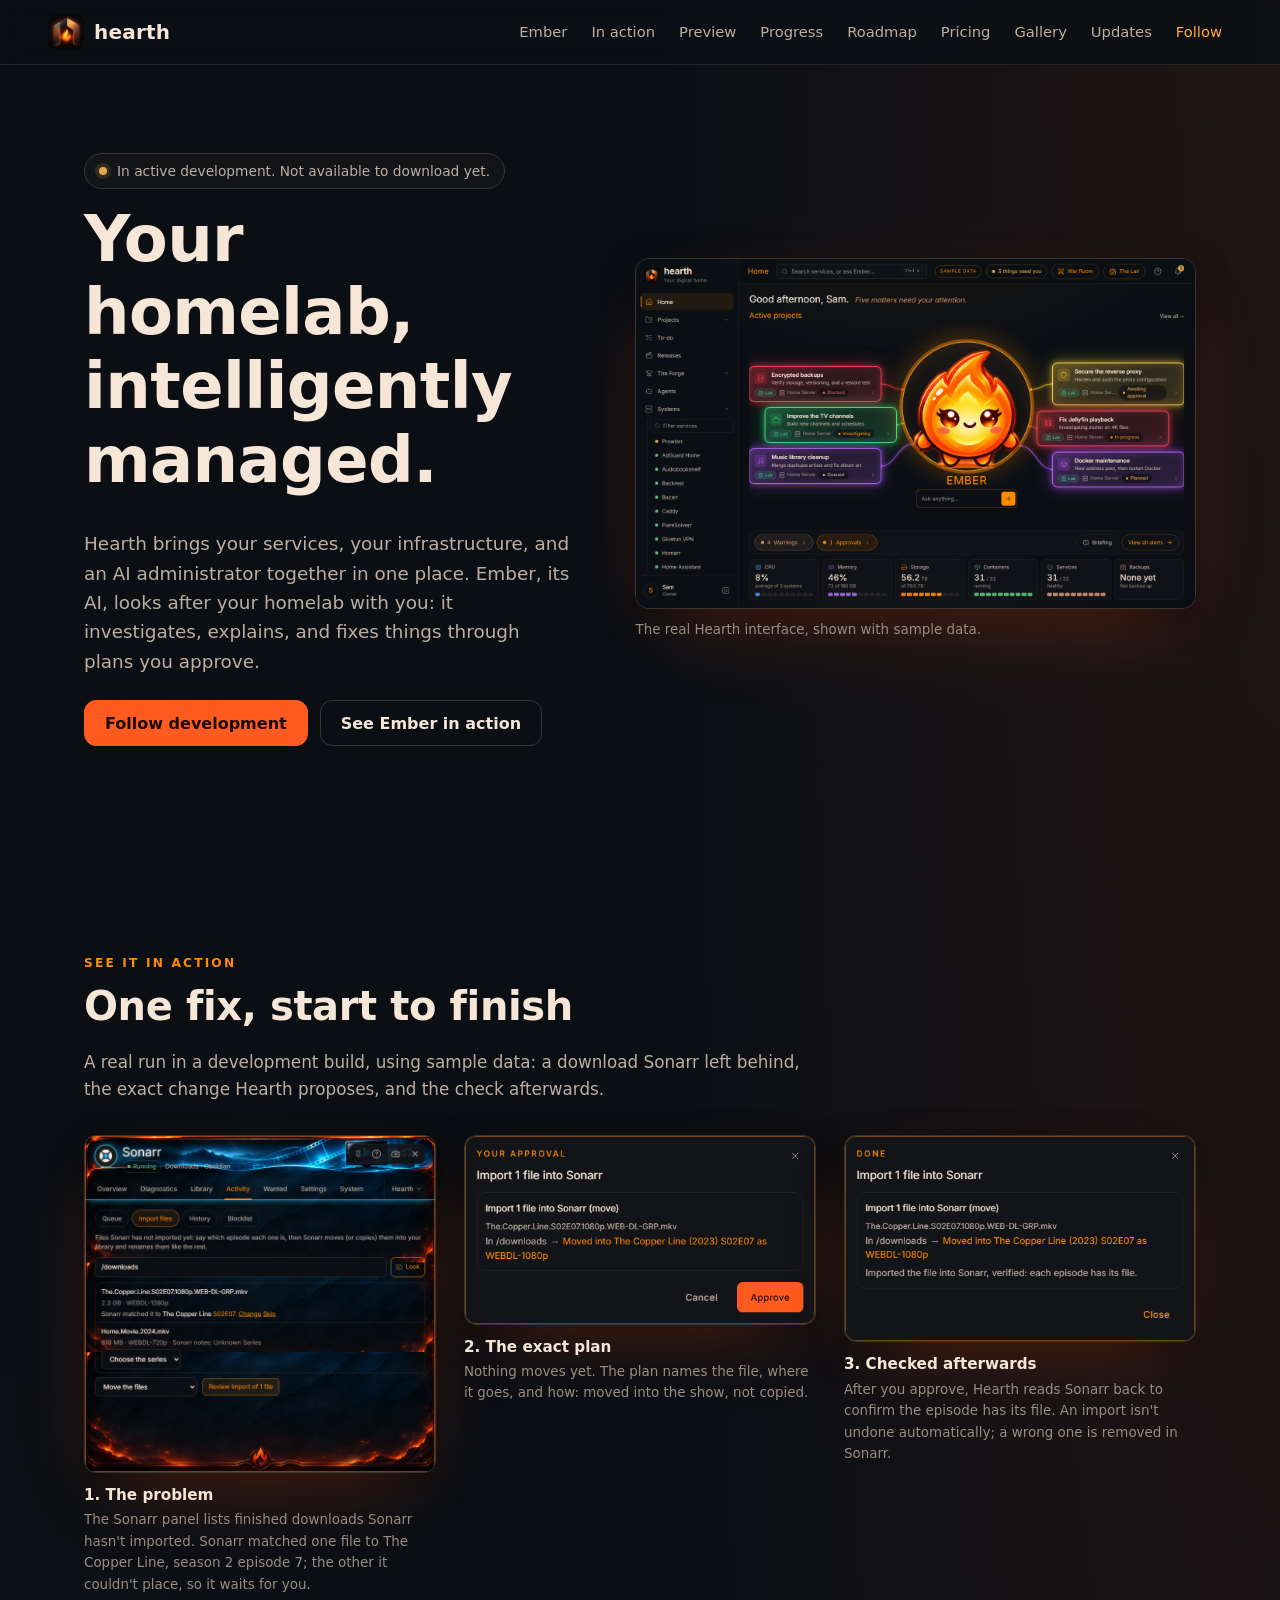
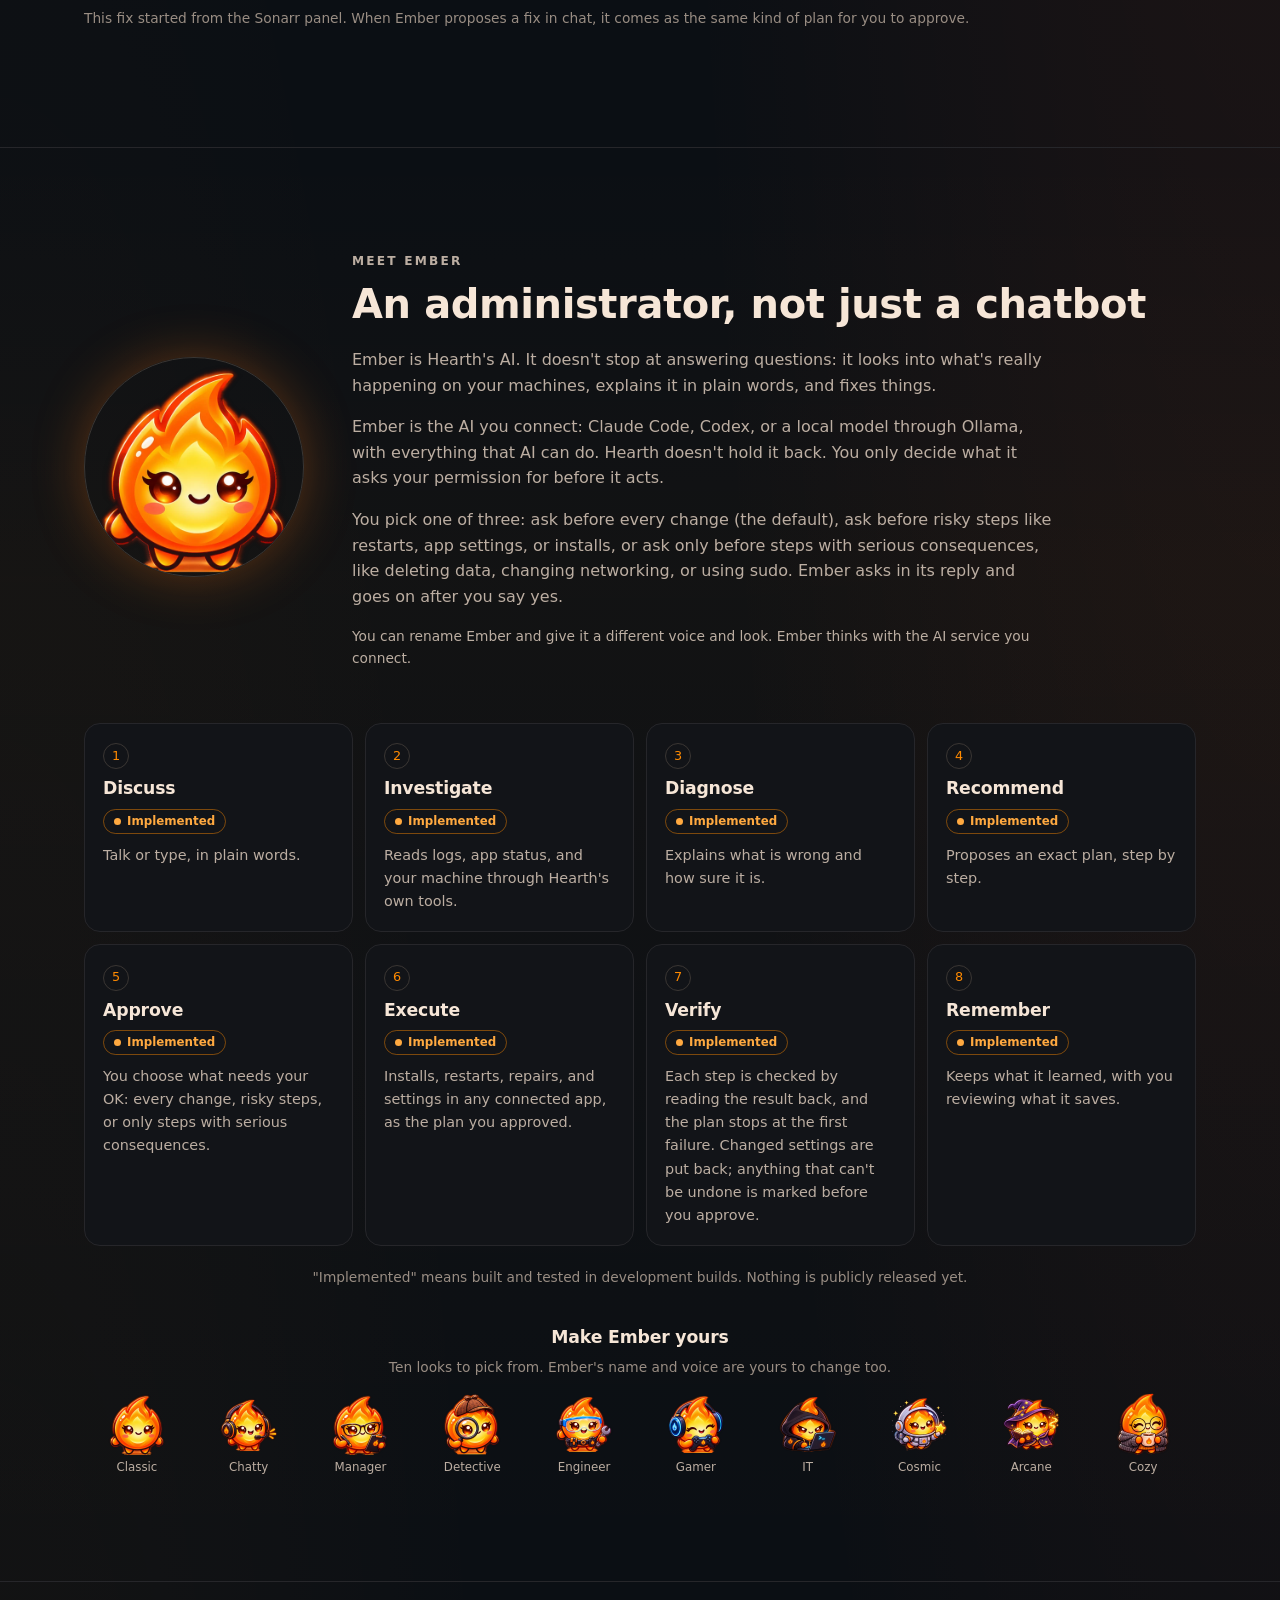
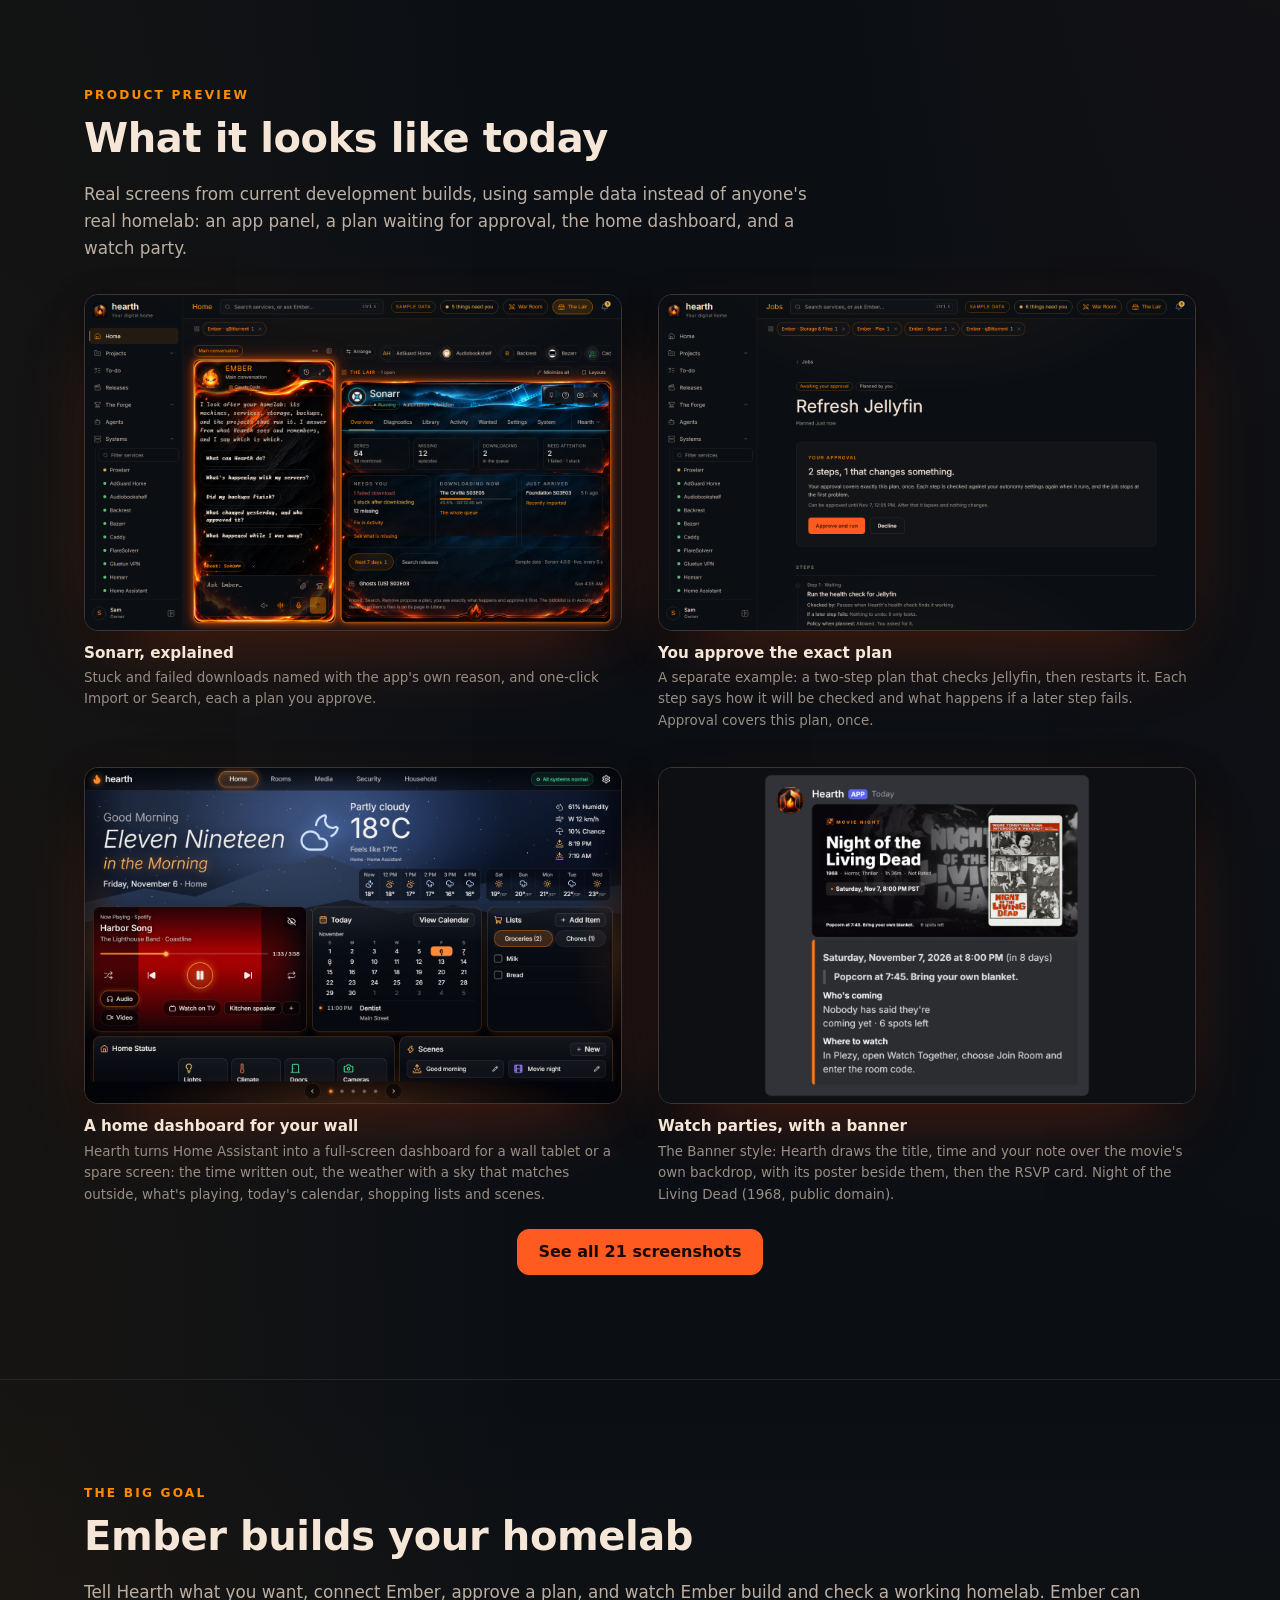
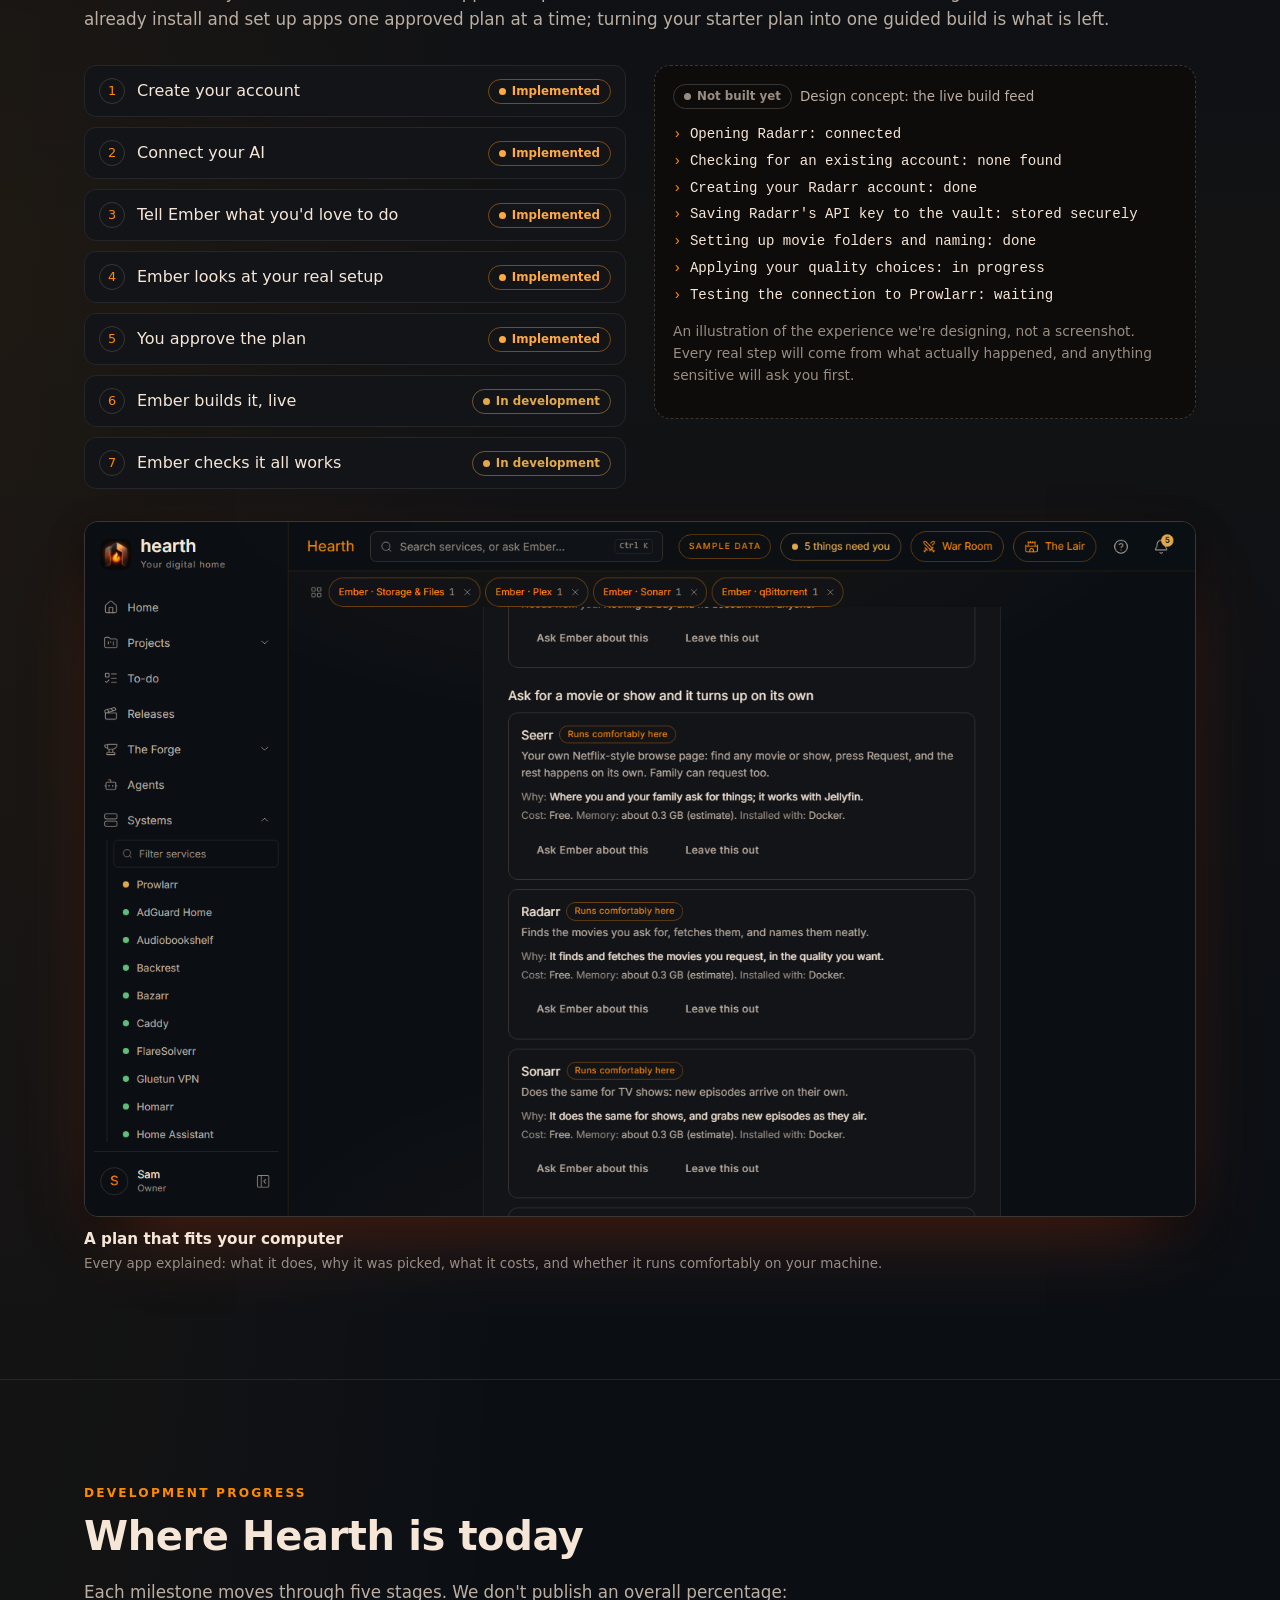
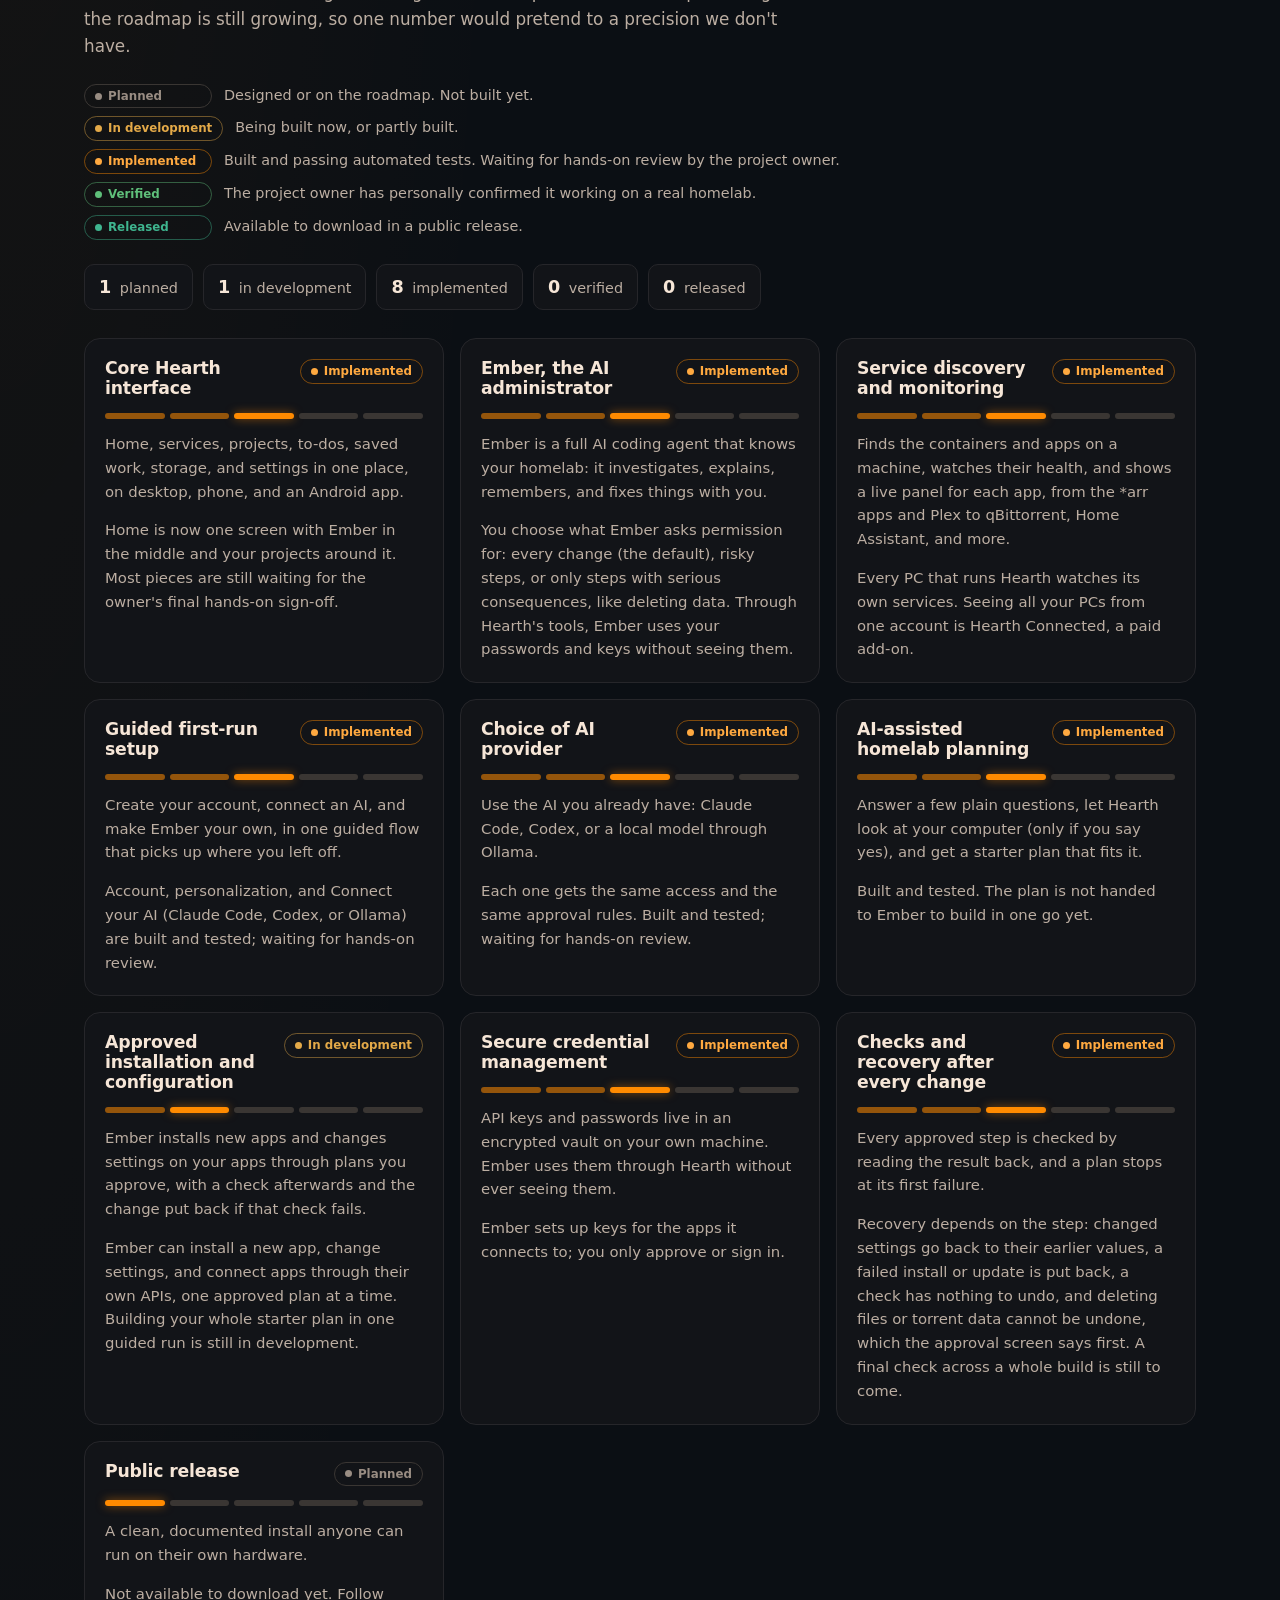
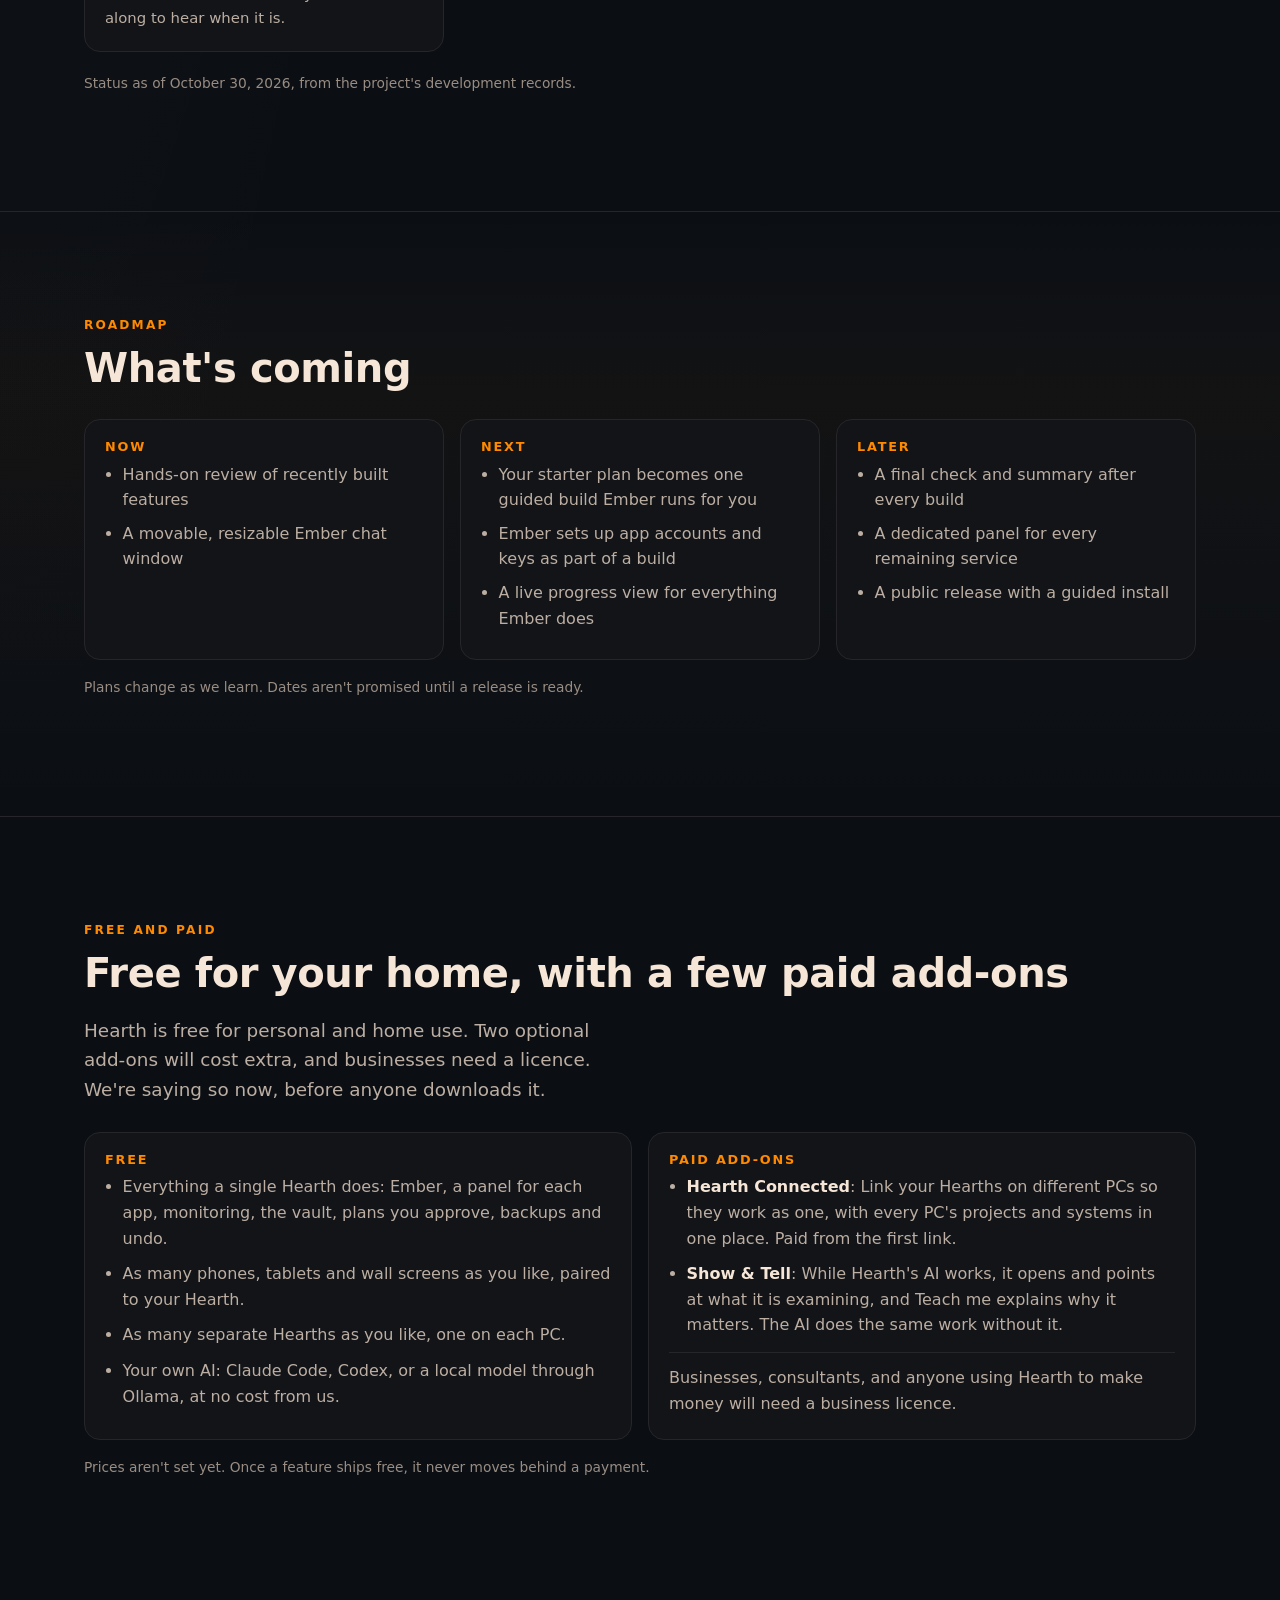
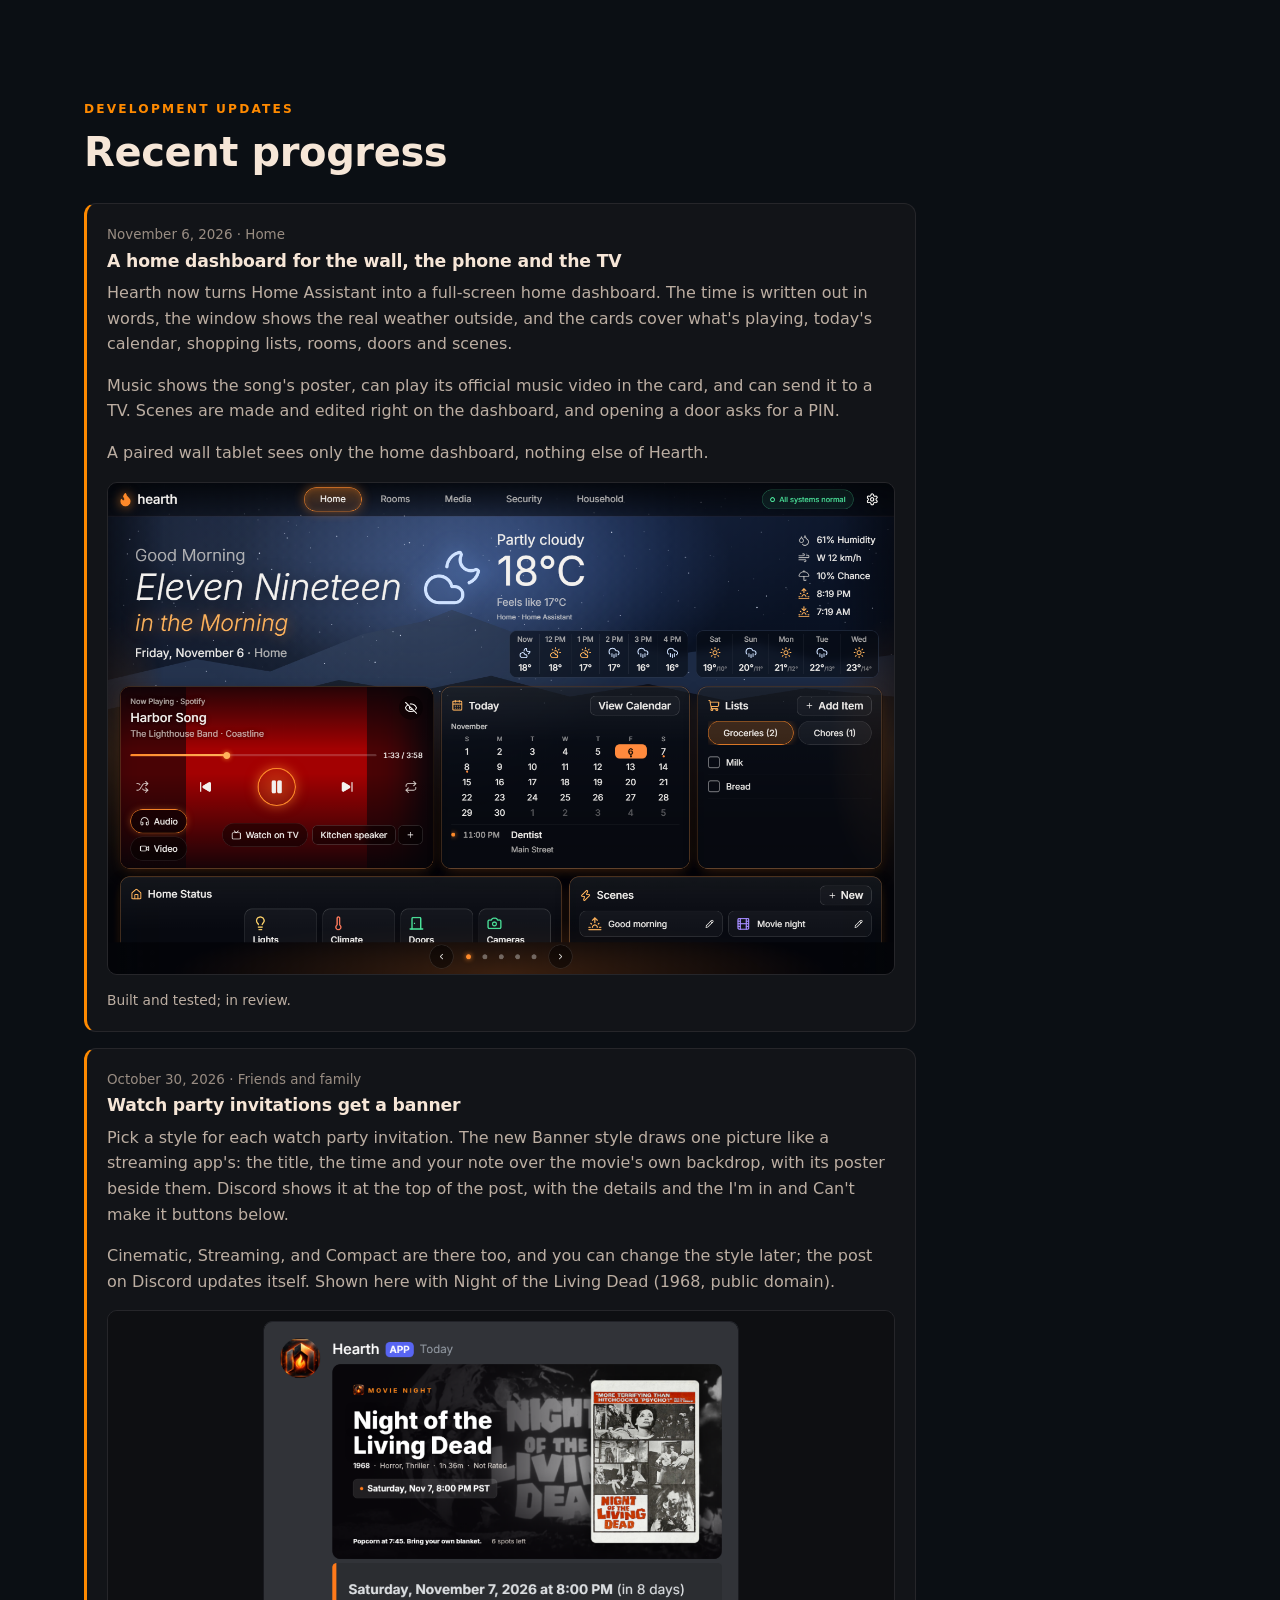
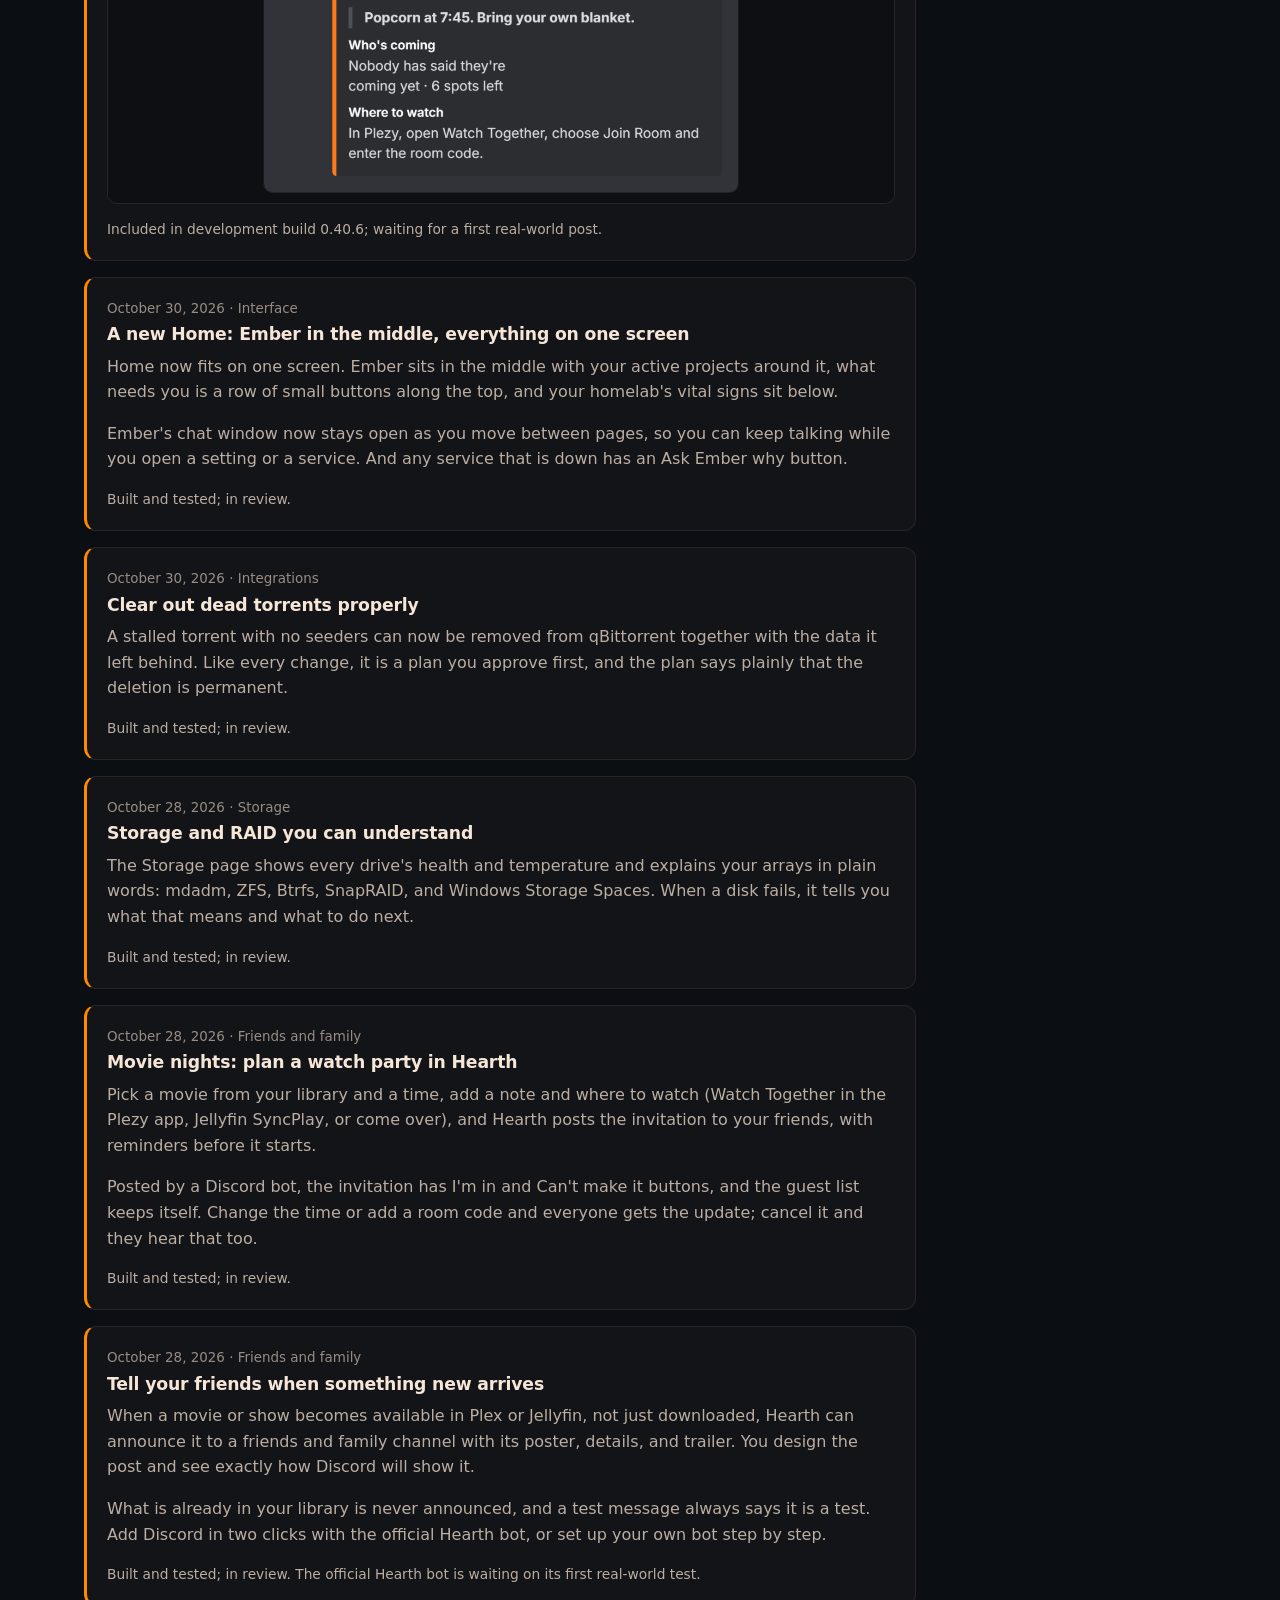
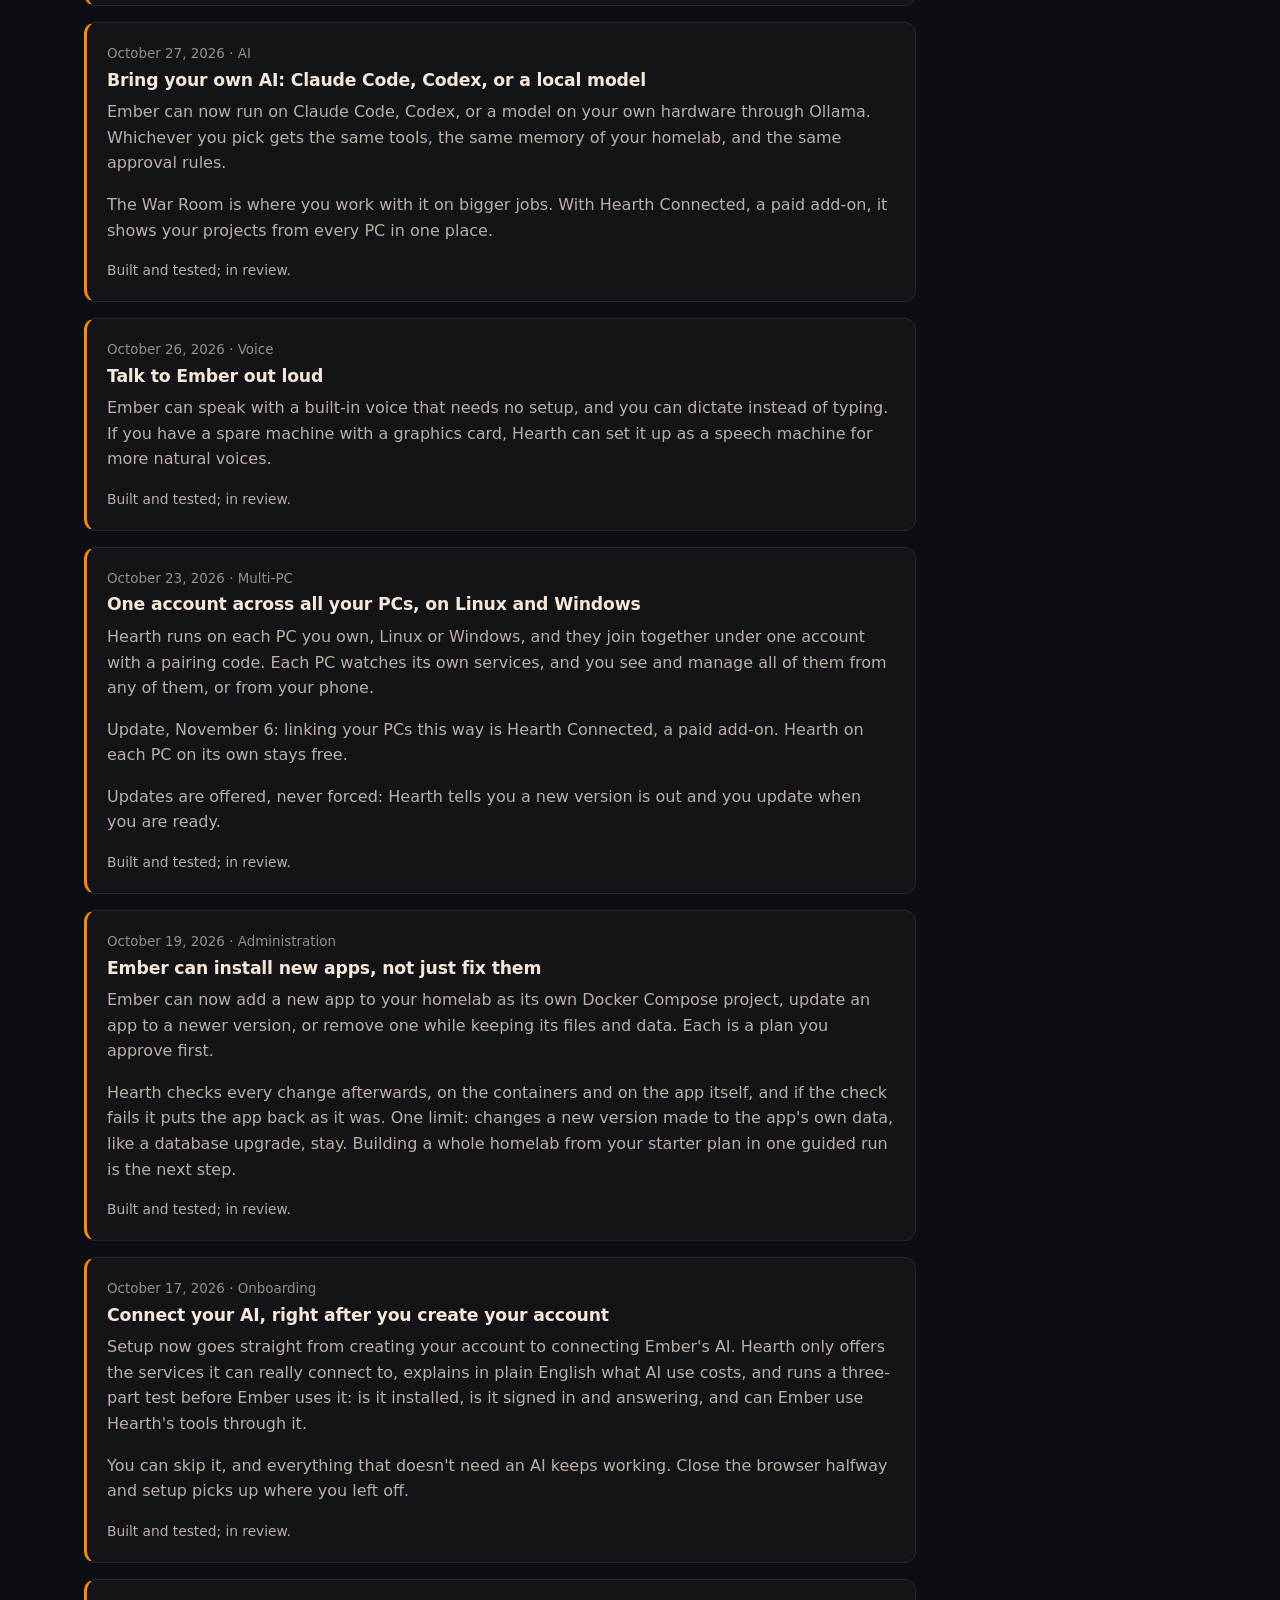
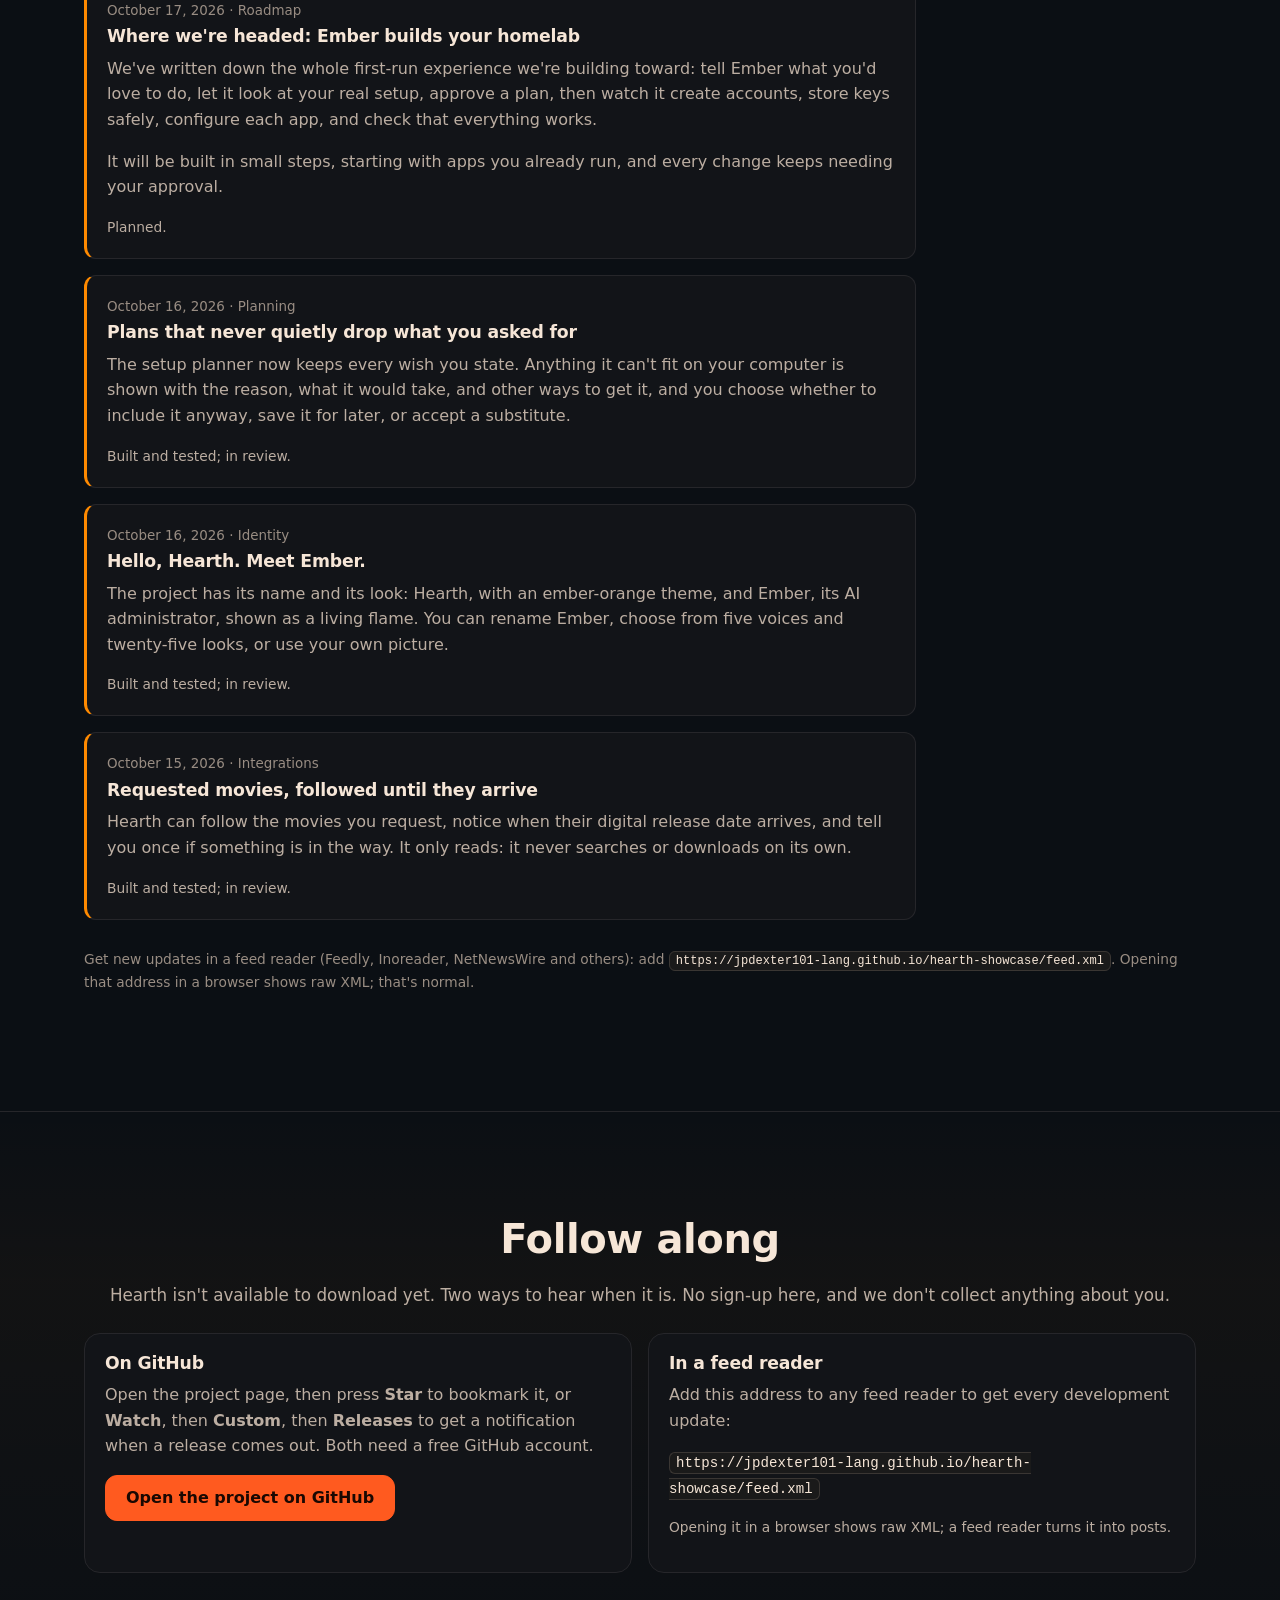
<file: docs/index.html>
<!doctype html>
<html lang="en">
<head>
<meta charset="utf-8">
<meta name="viewport" content="width=device-width, initial-scale=1">
<title>Hearth: Your homelab, intelligently managed.</title>
<meta name="description" content="Hearth brings your services, your infrastructure, and an AI administrator together in one place. Ember, its AI, looks after your homelab with you: it investigates, explains, and fixes things through plans you approve.">
<meta name="referrer" content="no-referrer">
<meta property="og:title" content="Hearth: Your homelab, intelligently managed.">
<meta property="og:description" content="Hearth brings your services, your infrastructure, and an AI administrator together in one place. Ember, its AI, looks after your homelab with you: it investigates, explains, and fixes things through plans you approve.">
<meta property="og:image" content="https://jpdexter101-lang.github.io/hearth-showcase/assets/shots/home.png">
<link rel="icon" href="assets/img/favicon.png">
<link rel="alternate" type="application/atom+xml" title="Hearth development updates" href="feed.xml">
<link rel="stylesheet" href="assets/site.css">

</head>
<body>
<a class="skip" href="#main">Skip to content</a>

<header class="top">
  <a class="brand" href="#top"><img src="assets/img/hearth-mark.png" alt="" width="36" height="36"><span>hearth</span></a>
  <nav class="nav-wide" aria-label="Sections">
    <a href="#ember">Ember</a><a href="#workflow">In action</a><a href="#preview">Preview</a><a href="#progress">Progress</a><a href="#roadmap">Roadmap</a><a href="#pricing">Pricing</a><a href="gallery.html">Gallery</a><a href="#updates">Updates</a><a href="#follow" class="nav-cta">Follow</a>
  </nav>
  <div class="nav-small">
    <details class="menu">
      <summary>Sections</summary>
      <nav aria-label="Sections"><a href="#ember">Ember</a><a href="#workflow">In action</a><a href="#preview">Preview</a><a href="#progress">Progress</a><a href="#roadmap">Roadmap</a><a href="#pricing">Pricing</a><a href="gallery.html">Gallery</a><a href="#updates">Updates</a></nav>
    </details>
    <a href="#follow" class="nav-cta">Follow</a>
  </div>
</header>

<main id="main">
<section class="hero" id="top">
  <div class="hero-text">
    <p class="status"><span class="dot" aria-hidden="true"></span>In active development. Not available to download yet.</p>
    <h1>Your homelab, intelligently managed.</h1>
    <p class="lead">Hearth brings your services, your infrastructure, and an AI administrator together in one place. Ember, its AI, looks after your homelab with you: it investigates, explains, and fixes things through plans you approve.</p>
    <div class="ctas">
      <a class="btn btn-primary" href="#follow">Follow development</a>
      <a class="btn" href="#workflow">See Ember in action</a>
    </div>
  </div>
  <figure class="hero-shot">
    <img src="assets/shots/home.png?v=16f8fac1" alt="Hearth's Home page: Ember in the middle with active projects around it" width="1440" height="900">
    <figcaption>The real Hearth interface, shown with sample data.</figcaption>
  </figure>
</section>

<section id="workflow" aria-labelledby="workflow-h">
  <p class="eyebrow">See it in action</p>
  <h2 id="workflow-h">One fix, start to finish</h2>
  <p class="sub">A real run in a development build, using sample data: a download Sonarr left behind, the exact change Hearth proposes, and the check afterwards.</p>
  <ol class="flow">
    <li><figure class="shot"><a href="assets/shots/flow-1-found.png?v=531ebbbc" data-view><img src="assets/shots/flow-1-found.png?v=531ebbbc" alt="1. The problem: The Sonarr panel lists finished downloads Sonarr hasn&#39;t imported. Sonarr matched one file to The Copper Line, season 2 episode 7; the other it couldn&#39;t place, so it waits for you." width="724" height="694" loading="lazy"></a><figcaption><strong>1. The problem</strong> The Sonarr panel lists finished downloads Sonarr hasn&#39;t imported. Sonarr matched one file to The Copper Line, season 2 episode 7; the other it couldn&#39;t place, so it waits for you.</figcaption></figure></li>
    <li><figure class="shot"><a href="assets/shots/flow-2-plan.png?v=01266c4b" data-view><img src="assets/shots/flow-2-plan.png?v=01266c4b" alt="2. The exact plan: Nothing moves yet. The plan names the file, where it goes, and how: moved into the show, not copied." width="512" height="274" loading="lazy"></a><figcaption><strong>2. The exact plan</strong> Nothing moves yet. The plan names the file, where it goes, and how: moved into the show, not copied.</figcaption></figure></li>
    <li><figure class="shot"><a href="assets/shots/flow-3-verified.png?v=202dadc1" data-view><img src="assets/shots/flow-3-verified.png?v=202dadc1" alt="3. Checked afterwards: After you approve, Hearth reads Sonarr back to confirm the episode has its file. An import isn&#39;t undone automatically; a wrong one is removed in Sonarr." width="512" height="300" loading="lazy"></a><figcaption><strong>3. Checked afterwards</strong> After you approve, Hearth reads Sonarr back to confirm the episode has its file. An import isn&#39;t undone automatically; a wrong one is removed in Sonarr.</figcaption></figure></li>
  </ol>
  <p class="fine">This fix started from the Sonarr panel. When Ember proposes a fix in chat, it comes as the same kind of plan for you to approve.</p>
</section>

<section class="band" id="ember" aria-labelledby="ember-h">
  <div class="ember-intro">
    <img src="assets/img/mascots/ember-classic.webp?v=bd37c5d2" alt="Ember, Hearth's flame mascot" width="220" height="220" class="ember-pic">
    <div>
      <p class="eyebrow">Meet Ember</p>
      <h2 id="ember-h">An administrator, not just a chatbot</h2>
      <p>Ember is Hearth&#39;s AI. It doesn&#39;t stop at answering questions: it looks into what&#39;s really happening on your machines, explains it in plain words, and fixes things.</p>
      <p>Ember is the AI you connect: Claude Code, Codex, or a local model through Ollama, with everything that AI can do. Hearth doesn&#39;t hold it back. You only decide what it asks your permission for before it acts.</p>
      <p>You pick one of three: ask before every change (the default), ask before risky steps like restarts, app settings, or installs, or ask only before steps with serious consequences, like deleting data, changing networking, or using sudo. Ember asks in its reply and goes on after you say yes.</p>
      <p class="fine">You can rename Ember and give it a different voice and look. Ember thinks with the AI service you connect.</p>
    </div>
  </div>
  <ol class="loop">
    <li><span class="n">1</span><h3>Discuss</h3><span class="chip chip-implemented">Implemented</span><p>Talk or type, in plain words.</p></li>
    <li><span class="n">2</span><h3>Investigate</h3><span class="chip chip-implemented">Implemented</span><p>Reads logs, app status, and your machine through Hearth&#39;s own tools.</p></li>
    <li><span class="n">3</span><h3>Diagnose</h3><span class="chip chip-implemented">Implemented</span><p>Explains what is wrong and how sure it is.</p></li>
    <li><span class="n">4</span><h3>Recommend</h3><span class="chip chip-implemented">Implemented</span><p>Proposes an exact plan, step by step.</p></li>
    <li><span class="n">5</span><h3>Approve</h3><span class="chip chip-implemented">Implemented</span><p>You choose what needs your OK: every change, risky steps, or only steps with serious consequences.</p></li>
    <li><span class="n">6</span><h3>Execute</h3><span class="chip chip-implemented">Implemented</span><p>Installs, restarts, repairs, and settings in any connected app, as the plan you approved.</p></li>
    <li><span class="n">7</span><h3>Verify</h3><span class="chip chip-implemented">Implemented</span><p>Each step is checked by reading the result back, and the plan stops at the first failure. Changed settings are put back; anything that can&#39;t be undone is marked before you approve.</p></li>
    <li><span class="n">8</span><h3>Remember</h3><span class="chip chip-implemented">Implemented</span><p>Keeps what it learned, with you reviewing what it saves.</p></li>
  </ol>
  <p class="fine center">"Implemented" means built and tested in development builds. Nothing is publicly released yet.</p>
  <h3 class="looks-h">Make Ember yours</h3>
  <p class="fine center">Ten looks to pick from. Ember's name and voice are yours to change too.</p>
  <div class="mascots" role="group" aria-label="Ember's ten looks"><figure><img src="assets/img/mascots/ember-classic.webp?v=bd37c5d2" alt="Ember, Classic look" width="96" height="96" loading="lazy"><figcaption>Classic</figcaption></figure><figure><img src="assets/img/mascots/ember-chatty.webp" alt="Ember, Chatty look" width="96" height="96" loading="lazy"><figcaption>Chatty</figcaption></figure><figure><img src="assets/img/mascots/ember-manager.webp" alt="Ember, Manager look" width="96" height="96" loading="lazy"><figcaption>Manager</figcaption></figure><figure><img src="assets/img/mascots/ember-detective.webp" alt="Ember, Detective look" width="96" height="96" loading="lazy"><figcaption>Detective</figcaption></figure><figure><img src="assets/img/mascots/ember-engineer.webp" alt="Ember, Engineer look" width="96" height="96" loading="lazy"><figcaption>Engineer</figcaption></figure><figure><img src="assets/img/mascots/ember-gamer.webp" alt="Ember, Gamer look" width="96" height="96" loading="lazy"><figcaption>Gamer</figcaption></figure><figure><img src="assets/img/mascots/ember-it.webp" alt="Ember, IT look" width="96" height="96" loading="lazy"><figcaption>IT</figcaption></figure><figure><img src="assets/img/mascots/ember-cosmic.webp" alt="Ember, Cosmic look" width="96" height="96" loading="lazy"><figcaption>Cosmic</figcaption></figure><figure><img src="assets/img/mascots/ember-arcane.webp" alt="Ember, Arcane look" width="96" height="96" loading="lazy"><figcaption>Arcane</figcaption></figure><figure><img src="assets/img/mascots/ember-cozy.webp" alt="Ember, Cozy look" width="96" height="96" loading="lazy"><figcaption>Cozy</figcaption></figure></div>
</section>

<section id="preview" aria-labelledby="preview-h">
  <p class="eyebrow">Product preview</p>
  <h2 id="preview-h">What it looks like today</h2>
  <p class="sub">Real screens from current development builds, using sample data instead of anyone's real homelab: an app panel, a plan waiting for approval, the home dashboard, and a watch party.</p>
  <div class="shots">
    <figure class="shot"><a href="assets/shots/panel-sonarr.png?v=119ab7fc" data-view><img src="assets/shots/panel-sonarr.png?v=119ab7fc" alt="Sonarr, explained: Stuck and failed downloads named with the app&#39;s own reason, and one-click Import or Search, each a plan you approve." width="1440" height="900" loading="lazy"></a><figcaption><strong>Sonarr, explained</strong> Stuck and failed downloads named with the app&#39;s own reason, and one-click Import or Search, each a plan you approve.</figcaption></figure>
    <figure class="shot"><a href="assets/shots/job-review.png?v=f8134810" data-view><img src="assets/shots/job-review.png?v=f8134810" alt="You approve the exact plan: A separate example: a two-step plan that checks Jellyfin, then restarts it. Each step says how it will be checked and what happens if a later step fails. Approval covers this plan, once." width="1440" height="900" loading="lazy"></a><figcaption><strong>You approve the exact plan</strong> A separate example: a two-step plan that checks Jellyfin, then restarts it. Each step says how it will be checked and what happens if a later step fails. Approval covers this plan, once.</figcaption></figure>
    <figure class="shot"><a href="assets/shots/home-wall.png?v=5773988c" data-view><img src="assets/shots/home-wall.png?v=5773988c" alt="A home dashboard for your wall: Hearth turns Home Assistant into a full-screen dashboard for a wall tablet or a spare screen: the time written out, the weather with a sky that matches outside, what&#39;s playing, today&#39;s calendar, shopping lists and scenes." width="1440" height="900" loading="lazy"></a><figcaption><strong>A home dashboard for your wall</strong> Hearth turns Home Assistant into a full-screen dashboard for a wall tablet or a spare screen: the time written out, the weather with a sky that matches outside, what&#39;s playing, today&#39;s calendar, shopping lists and scenes.</figcaption></figure>
    <figure class="shot"><a href="assets/shots/movie-night-banner.png?v=099e1060" data-view><img src="assets/shots/movie-night-banner.png?v=099e1060" alt="Watch parties, with a banner: The Banner style: Hearth draws the title, time and your note over the movie&#39;s own backdrop, with its poster beside them, then the RSVP card. Night of the Living Dead (1968, public domain)." width="1440" height="900" loading="lazy"></a><figcaption><strong>Watch parties, with a banner</strong> The Banner style: Hearth draws the title, time and your note over the movie&#39;s own backdrop, with its poster beside them, then the RSVP card. Night of the Living Dead (1968, public domain).</figcaption></figure>
  </div>
  <div class="ctas center"><a class="btn btn-primary" href="gallery.html">See all 21 screenshots</a></div>
</section>

<section class="band" id="build" aria-labelledby="build-h">
  <p class="eyebrow">The big goal</p>
  <h2 id="build-h">Ember builds your homelab</h2>
  <p class="sub">Tell Hearth what you want, connect Ember, approve a plan, and watch Ember build and check a working homelab. Ember can already install and set up apps one approved plan at a time; turning your starter plan into one guided build is what is left.</p>
  <div class="build-grid">
    <ol class="journey">
      <li><span class="n">1</span><span class="t">Create your account</span><span class="chip chip-implemented">Implemented</span></li>
      <li><span class="n">2</span><span class="t">Connect your AI</span><span class="chip chip-implemented">Implemented</span></li>
      <li><span class="n">3</span><span class="t">Tell Ember what you&#39;d love to do</span><span class="chip chip-implemented">Implemented</span></li>
      <li><span class="n">4</span><span class="t">Ember looks at your real setup</span><span class="chip chip-implemented">Implemented</span></li>
      <li><span class="n">5</span><span class="t">You approve the plan</span><span class="chip chip-implemented">Implemented</span></li>
      <li><span class="n">6</span><span class="t">Ember builds it, live</span><span class="chip chip-in-development">In development</span></li>
      <li><span class="n">7</span><span class="t">Ember checks it all works</span><span class="chip chip-in-development">In development</span></li>
    </ol>
    <figure class="concept">
      <figcaption><span class="chip chip-planned">Not built yet</span> Design concept: the live build feed</figcaption>
      <ul><li>Opening Radarr: connected</li><li>Checking for an existing account: none found</li><li>Creating your Radarr account: done</li><li>Saving Radarr&#39;s API key to the vault: stored securely</li><li>Setting up movie folders and naming: done</li><li>Applying your quality choices: in progress</li><li>Testing the connection to Prowlarr: waiting</li></ul>
      <p class="fine">An illustration of the experience we're designing, not a screenshot. Every real step will come from what actually happened, and anything sensitive will ask you first.</p>
    </figure>
  </div>
  <div class="build-shot"><figure class="shot"><a href="assets/shots/plan-6-plan.png?v=2c10c3a6" data-view><img src="assets/shots/plan-6-plan.png?v=2c10c3a6" alt="A plan that fits your computer: Every app explained: what it does, why it was picked, what it costs, and whether it runs comfortably on your machine." width="1440" height="900" loading="lazy"></a><figcaption><strong>A plan that fits your computer</strong> Every app explained: what it does, why it was picked, what it costs, and whether it runs comfortably on your machine.</figcaption></figure></div>
</section>

<section id="progress" aria-labelledby="progress-h">
  <p class="eyebrow">Development progress</p>
  <h2 id="progress-h">Where Hearth is today</h2>
  <p class="sub">Each milestone moves through five stages. We don't publish an overall percentage: the roadmap is still growing, so one number would pretend to a precision we don't have.</p>
  <ul class="legend"><li><span class="chip chip-planned">Planned</span> Designed or on the roadmap. Not built yet.</li><li><span class="chip chip-in-development">In development</span> Being built now, or partly built.</li><li><span class="chip chip-implemented">Implemented</span> Built and passing automated tests. Waiting for hands-on review by the project owner.</li><li><span class="chip chip-verified">Verified</span> The project owner has personally confirmed it working on a real homelab.</li><li><span class="chip chip-released">Released</span> Available to download in a public release.</li></ul>
  <ul class="counts" aria-label="Milestones by stage"><li><strong>1</strong> planned</li><li><strong>1</strong> in development</li><li><strong>8</strong> implemented</li><li><strong>0</strong> verified</li><li><strong>0</strong> released</li></ul>
  <div class="cards">
    <article class="card"><header><h3>Core Hearth interface</h3><span class="chip chip-implemented">Implemented</span></header><ol class="track" aria-label="Stage: Implemented"><li class="done"><span class="sr-only">Planned</span></li><li class="done"><span class="sr-only">In development</span></li><li class="now"><span class="sr-only">Implemented (current)</span></li><li class=""><span class="sr-only">Verified</span></li><li class=""><span class="sr-only">Released</span></li></ol><p>Home, services, projects, to-dos, saved work, storage, and settings in one place, on desktop, phone, and an Android app.</p><p class="fine">Home is now one screen with Ember in the middle and your projects around it. Most pieces are still waiting for the owner&#39;s final hands-on sign-off.</p></article>
    <article class="card"><header><h3>Ember, the AI administrator</h3><span class="chip chip-implemented">Implemented</span></header><ol class="track" aria-label="Stage: Implemented"><li class="done"><span class="sr-only">Planned</span></li><li class="done"><span class="sr-only">In development</span></li><li class="now"><span class="sr-only">Implemented (current)</span></li><li class=""><span class="sr-only">Verified</span></li><li class=""><span class="sr-only">Released</span></li></ol><p>Ember is a full AI coding agent that knows your homelab: it investigates, explains, remembers, and fixes things with you.</p><p class="fine">You choose what Ember asks permission for: every change (the default), risky steps, or only steps with serious consequences, like deleting data. Through Hearth&#39;s tools, Ember uses your passwords and keys without seeing them.</p></article>
    <article class="card"><header><h3>Service discovery and monitoring</h3><span class="chip chip-implemented">Implemented</span></header><ol class="track" aria-label="Stage: Implemented"><li class="done"><span class="sr-only">Planned</span></li><li class="done"><span class="sr-only">In development</span></li><li class="now"><span class="sr-only">Implemented (current)</span></li><li class=""><span class="sr-only">Verified</span></li><li class=""><span class="sr-only">Released</span></li></ol><p>Finds the containers and apps on a machine, watches their health, and shows a live panel for each app, from the *arr apps and Plex to qBittorrent, Home Assistant, and more.</p><p class="fine">Every PC that runs Hearth watches its own services. Seeing all your PCs from one account is Hearth Connected, a paid add-on.</p></article>
    <article class="card"><header><h3>Guided first-run setup</h3><span class="chip chip-implemented">Implemented</span></header><ol class="track" aria-label="Stage: Implemented"><li class="done"><span class="sr-only">Planned</span></li><li class="done"><span class="sr-only">In development</span></li><li class="now"><span class="sr-only">Implemented (current)</span></li><li class=""><span class="sr-only">Verified</span></li><li class=""><span class="sr-only">Released</span></li></ol><p>Create your account, connect an AI, and make Ember your own, in one guided flow that picks up where you left off.</p><p class="fine">Account, personalization, and Connect your AI (Claude Code, Codex, or Ollama) are built and tested; waiting for hands-on review.</p></article>
    <article class="card"><header><h3>Choice of AI provider</h3><span class="chip chip-implemented">Implemented</span></header><ol class="track" aria-label="Stage: Implemented"><li class="done"><span class="sr-only">Planned</span></li><li class="done"><span class="sr-only">In development</span></li><li class="now"><span class="sr-only">Implemented (current)</span></li><li class=""><span class="sr-only">Verified</span></li><li class=""><span class="sr-only">Released</span></li></ol><p>Use the AI you already have: Claude Code, Codex, or a local model through Ollama.</p><p class="fine">Each one gets the same access and the same approval rules. Built and tested; waiting for hands-on review.</p></article>
    <article class="card"><header><h3>AI-assisted homelab planning</h3><span class="chip chip-implemented">Implemented</span></header><ol class="track" aria-label="Stage: Implemented"><li class="done"><span class="sr-only">Planned</span></li><li class="done"><span class="sr-only">In development</span></li><li class="now"><span class="sr-only">Implemented (current)</span></li><li class=""><span class="sr-only">Verified</span></li><li class=""><span class="sr-only">Released</span></li></ol><p>Answer a few plain questions, let Hearth look at your computer (only if you say yes), and get a starter plan that fits it.</p><p class="fine">Built and tested. The plan is not handed to Ember to build in one go yet.</p></article>
    <article class="card"><header><h3>Approved installation and configuration</h3><span class="chip chip-in-development">In development</span></header><ol class="track" aria-label="Stage: In development"><li class="done"><span class="sr-only">Planned</span></li><li class="now"><span class="sr-only">In development (current)</span></li><li class=""><span class="sr-only">Implemented</span></li><li class=""><span class="sr-only">Verified</span></li><li class=""><span class="sr-only">Released</span></li></ol><p>Ember installs new apps and changes settings on your apps through plans you approve, with a check afterwards and the change put back if that check fails.</p><p class="fine">Ember can install a new app, change settings, and connect apps through their own APIs, one approved plan at a time. Building your whole starter plan in one guided run is still in development.</p></article>
    <article class="card"><header><h3>Secure credential management</h3><span class="chip chip-implemented">Implemented</span></header><ol class="track" aria-label="Stage: Implemented"><li class="done"><span class="sr-only">Planned</span></li><li class="done"><span class="sr-only">In development</span></li><li class="now"><span class="sr-only">Implemented (current)</span></li><li class=""><span class="sr-only">Verified</span></li><li class=""><span class="sr-only">Released</span></li></ol><p>API keys and passwords live in an encrypted vault on your own machine. Ember uses them through Hearth without ever seeing them.</p><p class="fine">Ember sets up keys for the apps it connects to; you only approve or sign in.</p></article>
    <article class="card"><header><h3>Checks and recovery after every change</h3><span class="chip chip-implemented">Implemented</span></header><ol class="track" aria-label="Stage: Implemented"><li class="done"><span class="sr-only">Planned</span></li><li class="done"><span class="sr-only">In development</span></li><li class="now"><span class="sr-only">Implemented (current)</span></li><li class=""><span class="sr-only">Verified</span></li><li class=""><span class="sr-only">Released</span></li></ol><p>Every approved step is checked by reading the result back, and a plan stops at its first failure.</p><p class="fine">Recovery depends on the step: changed settings go back to their earlier values, a failed install or update is put back, a check has nothing to undo, and deleting files or torrent data cannot be undone, which the approval screen says first. A final check across a whole build is still to come.</p></article>
    <article class="card"><header><h3>Public release</h3><span class="chip chip-planned">Planned</span></header><ol class="track" aria-label="Stage: Planned"><li class="now"><span class="sr-only">Planned (current)</span></li><li class=""><span class="sr-only">In development</span></li><li class=""><span class="sr-only">Implemented</span></li><li class=""><span class="sr-only">Verified</span></li><li class=""><span class="sr-only">Released</span></li></ol><p>A clean, documented install anyone can run on their own hardware.</p><p class="fine">Not available to download yet. Follow along to hear when it is.</p></article>
  </div>
  <p class="fine">Status as of October 30, 2026, from the project's development records.</p>
</section>

<section class="band" id="roadmap" aria-labelledby="roadmap-h">
  <p class="eyebrow">Roadmap</p>
  <h2 id="roadmap-h">What's coming</h2>
  <div class="roadmap">
    <div><h3>Now</h3><ul><li>Hands-on review of recently built features</li><li>A movable, resizable Ember chat window</li></ul></div>
    <div><h3>Next</h3><ul><li>Your starter plan becomes one guided build Ember runs for you</li><li>Ember sets up app accounts and keys as part of a build</li><li>A live progress view for everything Ember does</li></ul></div>
    <div><h3>Later</h3><ul><li>A final check and summary after every build</li><li>A dedicated panel for every remaining service</li><li>A public release with a guided install</li></ul></div>
  </div>
  <p class="fine">Plans change as we learn. Dates aren't promised until a release is ready.</p>
</section>

<section id="pricing" aria-labelledby="pricing-h">
  <p class="eyebrow">Free and paid</p>
  <h2 id="pricing-h">Free for your home, with a few paid add-ons</h2>
  <p class="lead">Hearth is free for personal and home use. Two optional add-ons will cost extra, and businesses need a licence. We&#39;re saying so now, before anyone downloads it.</p>
  <div class="pricing">
    <div><h3>Free</h3><ul><li>Everything a single Hearth does: Ember, a panel for each app, monitoring, the vault, plans you approve, backups and undo.</li><li>As many phones, tablets and wall screens as you like, paired to your Hearth.</li><li>As many separate Hearths as you like, one on each PC.</li><li>Your own AI: Claude Code, Codex, or a local model through Ollama, at no cost from us.</li></ul></div>
    <div><h3>Paid add-ons</h3><ul><li><strong>Hearth Connected</strong>: Link your Hearths on different PCs so they work as one, with every PC&#39;s projects and systems in one place. Paid from the first link.</li><li><strong>Show &amp; Tell</strong>: While Hearth&#39;s AI works, it opens and points at what it is examining, and Teach me explains why it matters. The AI does the same work without it.</li></ul><p class="biz">Businesses, consultants, and anyone using Hearth to make money will need a business licence.</p></div>
  </div>
  <p class="fine">Prices aren&#39;t set yet. Once a feature ships free, it never moves behind a payment.</p>
</section>

<section id="updates" aria-labelledby="updates-h">
  <p class="eyebrow">Development updates</p>
  <h2 id="updates-h">Recent progress</h2>
  <ol class="updates"><li><article><p class="meta"><time datetime="2026-11-06">November 6, 2026</time> · Home</p><h3>A home dashboard for the wall, the phone and the TV</h3><p>Hearth now turns Home Assistant into a full-screen home dashboard. The time is written out in words, the window shows the real weather outside, and the cards cover what&#39;s playing, today&#39;s calendar, shopping lists, rooms, doors and scenes.</p><p>Music shows the song&#39;s poster, can play its official music video in the card, and can send it to a TV. Scenes are made and edited right on the dashboard, and opening a door asks for a PIN.</p><p>A paired wall tablet sees only the home dashboard, nothing else of Hearth.</p><figure class="update-shot"><a href="assets/shots/home-wall.png?v=5773988c"><img src="assets/shots/home-wall.png?v=5773988c" alt="Hearth&#39;s home dashboard with the time, weather, music, calendar, lists and scenes, shown with sample data" loading="lazy"></a></figure><p class="fine">Built and tested; in review.</p></article></li><li><article><p class="meta"><time datetime="2026-10-30">October 30, 2026</time> · Friends and family</p><h3>Watch party invitations get a banner</h3><p>Pick a style for each watch party invitation. The new Banner style draws one picture like a streaming app&#39;s: the title, the time and your note over the movie&#39;s own backdrop, with its poster beside them. Discord shows it at the top of the post, with the details and the I&#39;m in and Can&#39;t make it buttons below.</p><p>Cinematic, Streaming, and Compact are there too, and you can change the style later; the post on Discord updates itself. Shown here with Night of the Living Dead (1968, public domain).</p><figure class="update-shot"><a href="assets/shots/movie-night-banner.png?v=099e1060"><img src="assets/shots/movie-night-banner.png?v=099e1060" alt="A Discord post from Hearth: a banner for Night of the Living Dead with the time and poster, then the guest list and where to watch." loading="lazy"></a></figure><p class="fine">Included in development build 0.40.6; waiting for a first real-world post.</p></article></li><li><article><p class="meta"><time datetime="2026-10-30">October 30, 2026</time> · Interface</p><h3>A new Home: Ember in the middle, everything on one screen</h3><p>Home now fits on one screen. Ember sits in the middle with your active projects around it, what needs you is a row of small buttons along the top, and your homelab&#39;s vital signs sit below.</p><p>Ember&#39;s chat window now stays open as you move between pages, so you can keep talking while you open a setting or a service. And any service that is down has an Ask Ember why button.</p><p class="fine">Built and tested; in review.</p></article></li><li><article><p class="meta"><time datetime="2026-10-30">October 30, 2026</time> · Integrations</p><h3>Clear out dead torrents properly</h3><p>A stalled torrent with no seeders can now be removed from qBittorrent together with the data it left behind. Like every change, it is a plan you approve first, and the plan says plainly that the deletion is permanent.</p><p class="fine">Built and tested; in review.</p></article></li><li><article><p class="meta"><time datetime="2026-10-28">October 28, 2026</time> · Storage</p><h3>Storage and RAID you can understand</h3><p>The Storage page shows every drive&#39;s health and temperature and explains your arrays in plain words: mdadm, ZFS, Btrfs, SnapRAID, and Windows Storage Spaces. When a disk fails, it tells you what that means and what to do next.</p><p class="fine">Built and tested; in review.</p></article></li><li><article><p class="meta"><time datetime="2026-10-28">October 28, 2026</time> · Friends and family</p><h3>Movie nights: plan a watch party in Hearth</h3><p>Pick a movie from your library and a time, add a note and where to watch (Watch Together in the Plezy app, Jellyfin SyncPlay, or come over), and Hearth posts the invitation to your friends, with reminders before it starts.</p><p>Posted by a Discord bot, the invitation has I&#39;m in and Can&#39;t make it buttons, and the guest list keeps itself. Change the time or add a room code and everyone gets the update; cancel it and they hear that too.</p><p class="fine">Built and tested; in review.</p></article></li><li><article><p class="meta"><time datetime="2026-10-28">October 28, 2026</time> · Friends and family</p><h3>Tell your friends when something new arrives</h3><p>When a movie or show becomes available in Plex or Jellyfin, not just downloaded, Hearth can announce it to a friends and family channel with its poster, details, and trailer. You design the post and see exactly how Discord will show it.</p><p>What is already in your library is never announced, and a test message always says it is a test. Add Discord in two clicks with the official Hearth bot, or set up your own bot step by step.</p><p class="fine">Built and tested; in review. The official Hearth bot is waiting on its first real-world test.</p></article></li><li><article><p class="meta"><time datetime="2026-10-27">October 27, 2026</time> · AI</p><h3>Bring your own AI: Claude Code, Codex, or a local model</h3><p>Ember can now run on Claude Code, Codex, or a model on your own hardware through Ollama. Whichever you pick gets the same tools, the same memory of your homelab, and the same approval rules.</p><p>The War Room is where you work with it on bigger jobs. With Hearth Connected, a paid add-on, it shows your projects from every PC in one place.</p><p class="fine">Built and tested; in review.</p></article></li><li><article><p class="meta"><time datetime="2026-10-26">October 26, 2026</time> · Voice</p><h3>Talk to Ember out loud</h3><p>Ember can speak with a built-in voice that needs no setup, and you can dictate instead of typing. If you have a spare machine with a graphics card, Hearth can set it up as a speech machine for more natural voices.</p><p class="fine">Built and tested; in review.</p></article></li><li><article><p class="meta"><time datetime="2026-10-23">October 23, 2026</time> · Multi-PC</p><h3>One account across all your PCs, on Linux and Windows</h3><p>Hearth runs on each PC you own, Linux or Windows, and they join together under one account with a pairing code. Each PC watches its own services, and you see and manage all of them from any of them, or from your phone.</p><p>Update, November 6: linking your PCs this way is Hearth Connected, a paid add-on. Hearth on each PC on its own stays free.</p><p>Updates are offered, never forced: Hearth tells you a new version is out and you update when you are ready.</p><p class="fine">Built and tested; in review.</p></article></li><li><article><p class="meta"><time datetime="2026-10-19">October 19, 2026</time> · Administration</p><h3>Ember can install new apps, not just fix them</h3><p>Ember can now add a new app to your homelab as its own Docker Compose project, update an app to a newer version, or remove one while keeping its files and data. Each is a plan you approve first.</p><p>Hearth checks every change afterwards, on the containers and on the app itself, and if the check fails it puts the app back as it was. One limit: changes a new version made to the app&#39;s own data, like a database upgrade, stay. Building a whole homelab from your starter plan in one guided run is the next step.</p><p class="fine">Built and tested; in review.</p></article></li><li><article><p class="meta"><time datetime="2026-10-17">October 17, 2026</time> · Onboarding</p><h3>Connect your AI, right after you create your account</h3><p>Setup now goes straight from creating your account to connecting Ember&#39;s AI. Hearth only offers the services it can really connect to, explains in plain English what AI use costs, and runs a three-part test before Ember uses it: is it installed, is it signed in and answering, and can Ember use Hearth&#39;s tools through it.</p><p>You can skip it, and everything that doesn&#39;t need an AI keeps working. Close the browser halfway and setup picks up where you left off.</p><p class="fine">Built and tested; in review.</p></article></li><li><article><p class="meta"><time datetime="2026-10-17">October 17, 2026</time> · Roadmap</p><h3>Where we&#39;re headed: Ember builds your homelab</h3><p>We&#39;ve written down the whole first-run experience we&#39;re building toward: tell Ember what you&#39;d love to do, let it look at your real setup, approve a plan, then watch it create accounts, store keys safely, configure each app, and check that everything works.</p><p>It will be built in small steps, starting with apps you already run, and every change keeps needing your approval.</p><p class="fine">Planned.</p></article></li><li><article><p class="meta"><time datetime="2026-10-16">October 16, 2026</time> · Planning</p><h3>Plans that never quietly drop what you asked for</h3><p>The setup planner now keeps every wish you state. Anything it can&#39;t fit on your computer is shown with the reason, what it would take, and other ways to get it, and you choose whether to include it anyway, save it for later, or accept a substitute.</p><p class="fine">Built and tested; in review.</p></article></li><li><article><p class="meta"><time datetime="2026-10-16">October 16, 2026</time> · Identity</p><h3>Hello, Hearth. Meet Ember.</h3><p>The project has its name and its look: Hearth, with an ember-orange theme, and Ember, its AI administrator, shown as a living flame. You can rename Ember, choose from five voices and twenty-five looks, or use your own picture.</p><p class="fine">Built and tested; in review.</p></article></li><li><article><p class="meta"><time datetime="2026-10-15">October 15, 2026</time> · Integrations</p><h3>Requested movies, followed until they arrive</h3><p>Hearth can follow the movies you request, notice when their digital release date arrives, and tell you once if something is in the way. It only reads: it never searches or downloads on its own.</p><p class="fine">Built and tested; in review.</p></article></li></ol>
  <p class="fine">Get new updates in a feed reader (Feedly, Inoreader, NetNewsWire and others): add <code>https://jpdexter101-lang.github.io/hearth-showcase/feed.xml</code>. Opening that address in a browser shows raw XML; that's normal.</p>
</section>

<section class="band follow" id="follow" aria-labelledby="follow-h">
  <h2 id="follow-h">Follow along</h2>
  <p class="sub">Hearth isn't available to download yet. Two ways to hear when it is. No sign-up here, and we don't collect anything about you.</p>
  <div class="follow-ways">
    <div>
      <h3>On GitHub</h3>
      <p>Open the project page, then press <strong>Star</strong> to bookmark it, or <strong>Watch</strong>, then <strong>Custom</strong>, then <strong>Releases</strong> to get a notification when a release comes out. Both need a free GitHub account.</p>
      <a class="btn btn-primary" href="https://github.com/jpdexter101-lang/hearth-showcase">Open the project on GitHub</a>
    </div>
    <div>
      <h3>In a feed reader</h3>
      <p>Add this address to any feed reader to get every development update:</p>
      <p><code>https://jpdexter101-lang.github.io/hearth-showcase/feed.xml</code></p>
      <p class="fine">Opening it in a browser shows raw XML; a feed reader turns it into posts.</p>
    </div>
  </div>
</section>
</main>

<footer>
  <p><strong>Hearth is in development.</strong> Features described as planned or in development may change, and nothing here is available to download yet. Screens show sample data.</p>
  <p>Made by Dragon&#39;s Oath. © 2026 Dragon&#39;s Oath. All rights reserved. The text, images, and design of this site are original showcase content.</p>
  <p>App names and logos shown in the interface belong to their owners and are used only to identify them.</p>
</footer>
<dialog class="viewer" aria-label="Screenshot viewer">
  <figure><img alt=""><p class="viewer-hint">Swipe sideways to see the whole screen.</p><figcaption></figcaption></figure>
  <div class="viewer-bar">
    <button type="button" data-prev>Previous</button>
    <span class="viewer-count" aria-live="polite"></span>
    <button type="button" data-next>Next</button>
    <button type="button" data-close>Close</button>
  </div>
</dialog>
<script src="assets/site.js?v=9b6b46e8" defer></script>
</body>
</html>
</file>
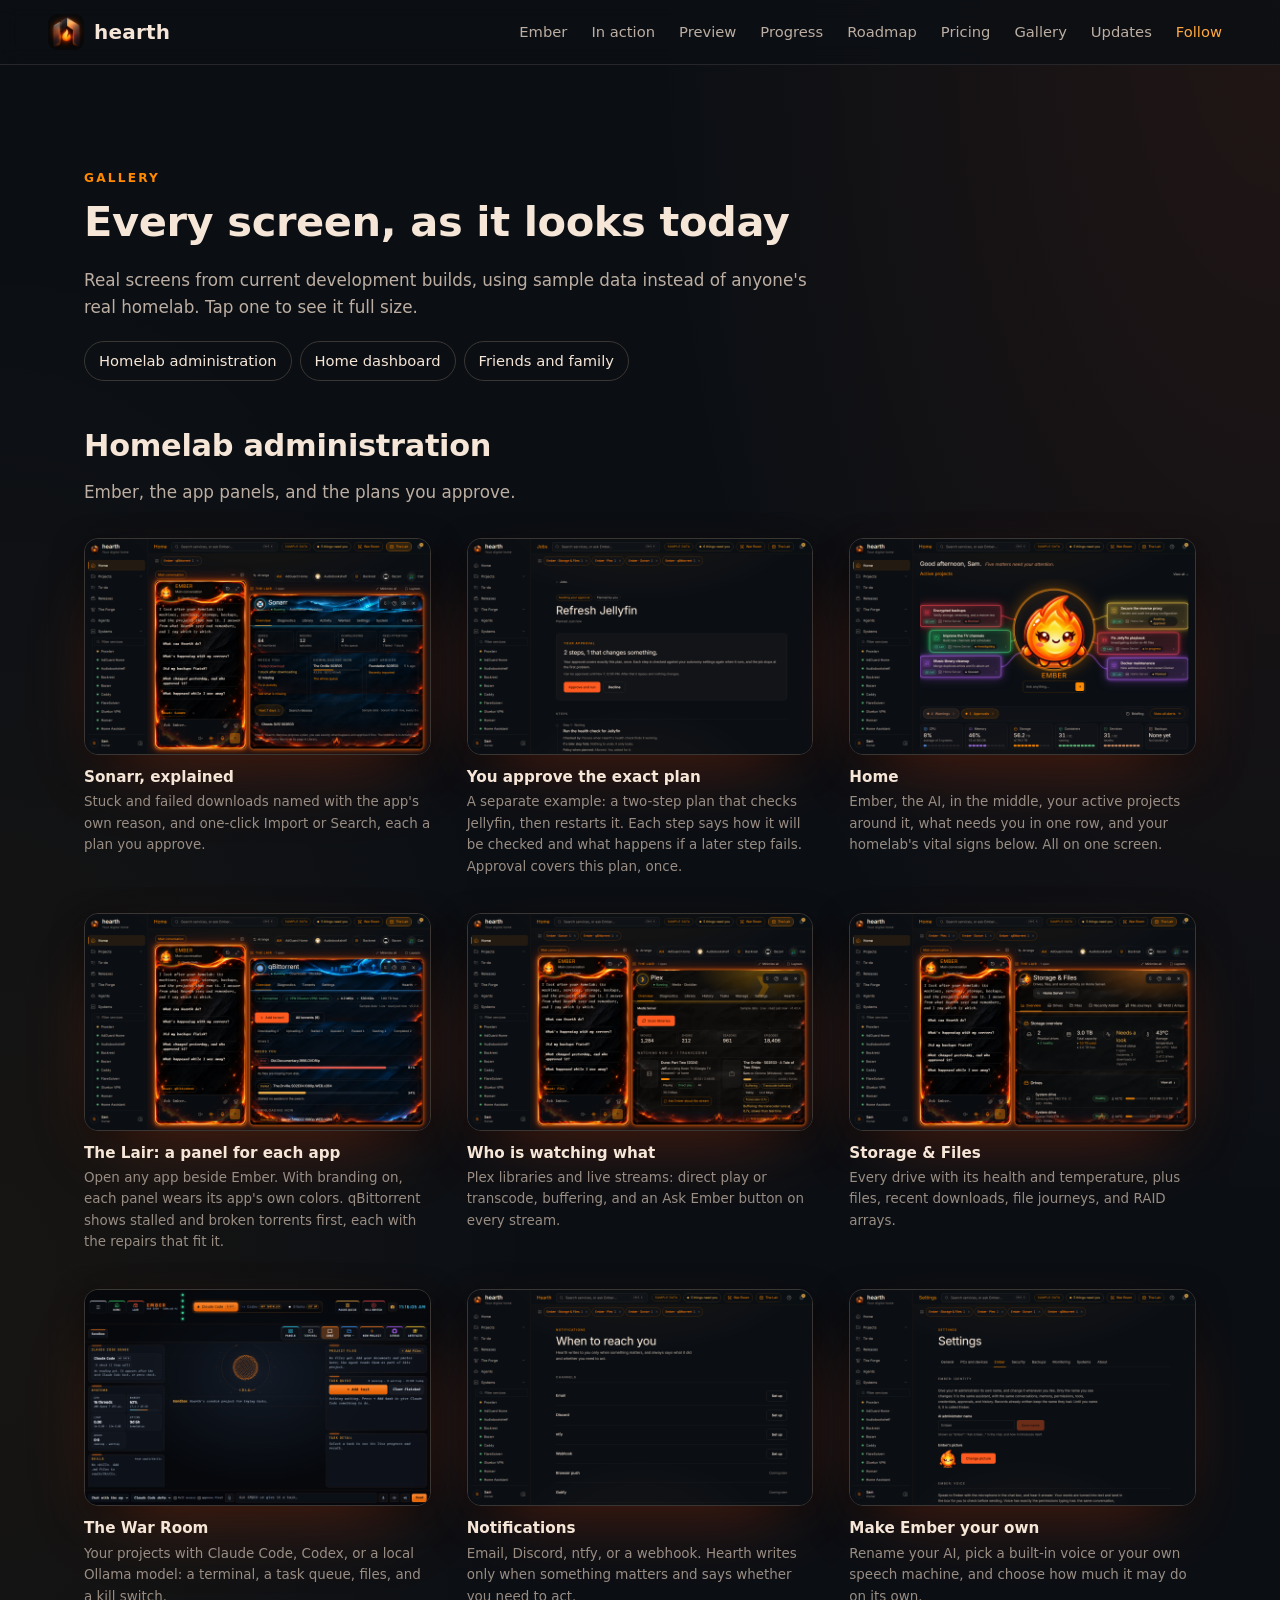
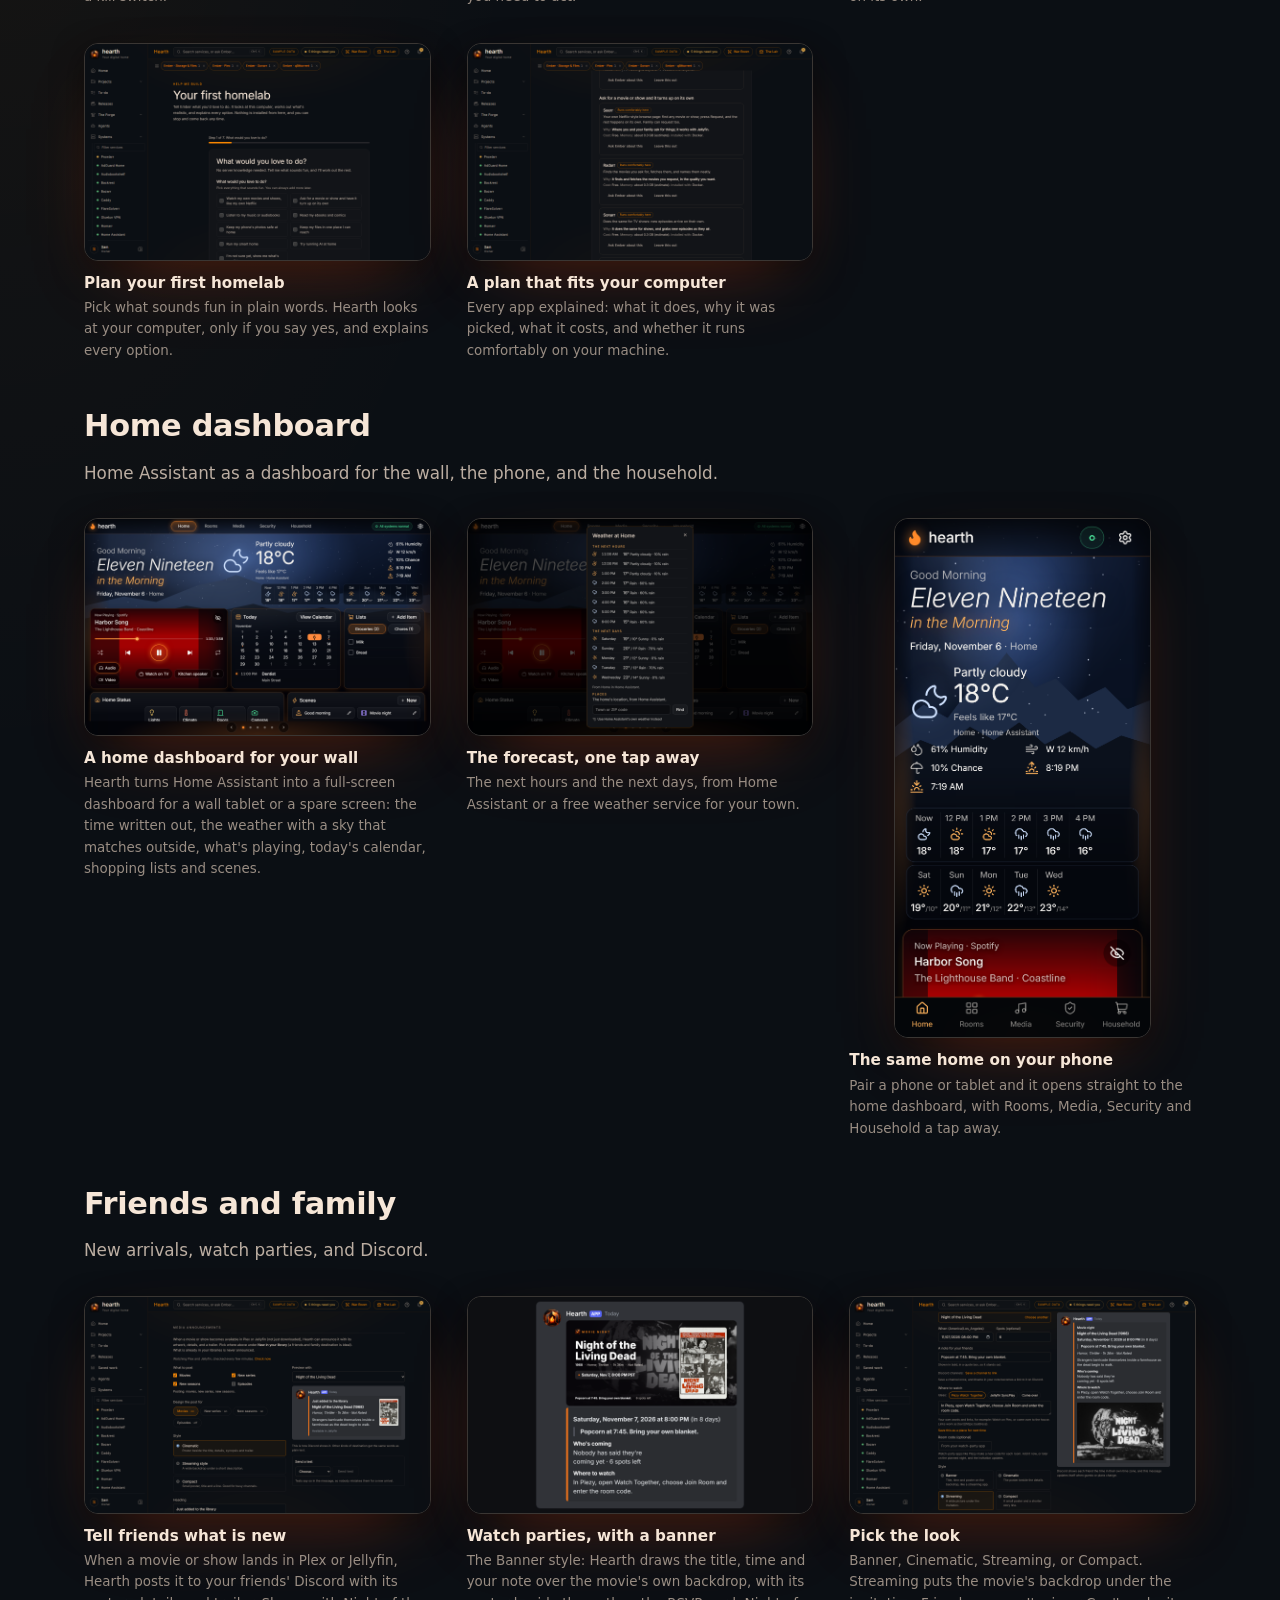
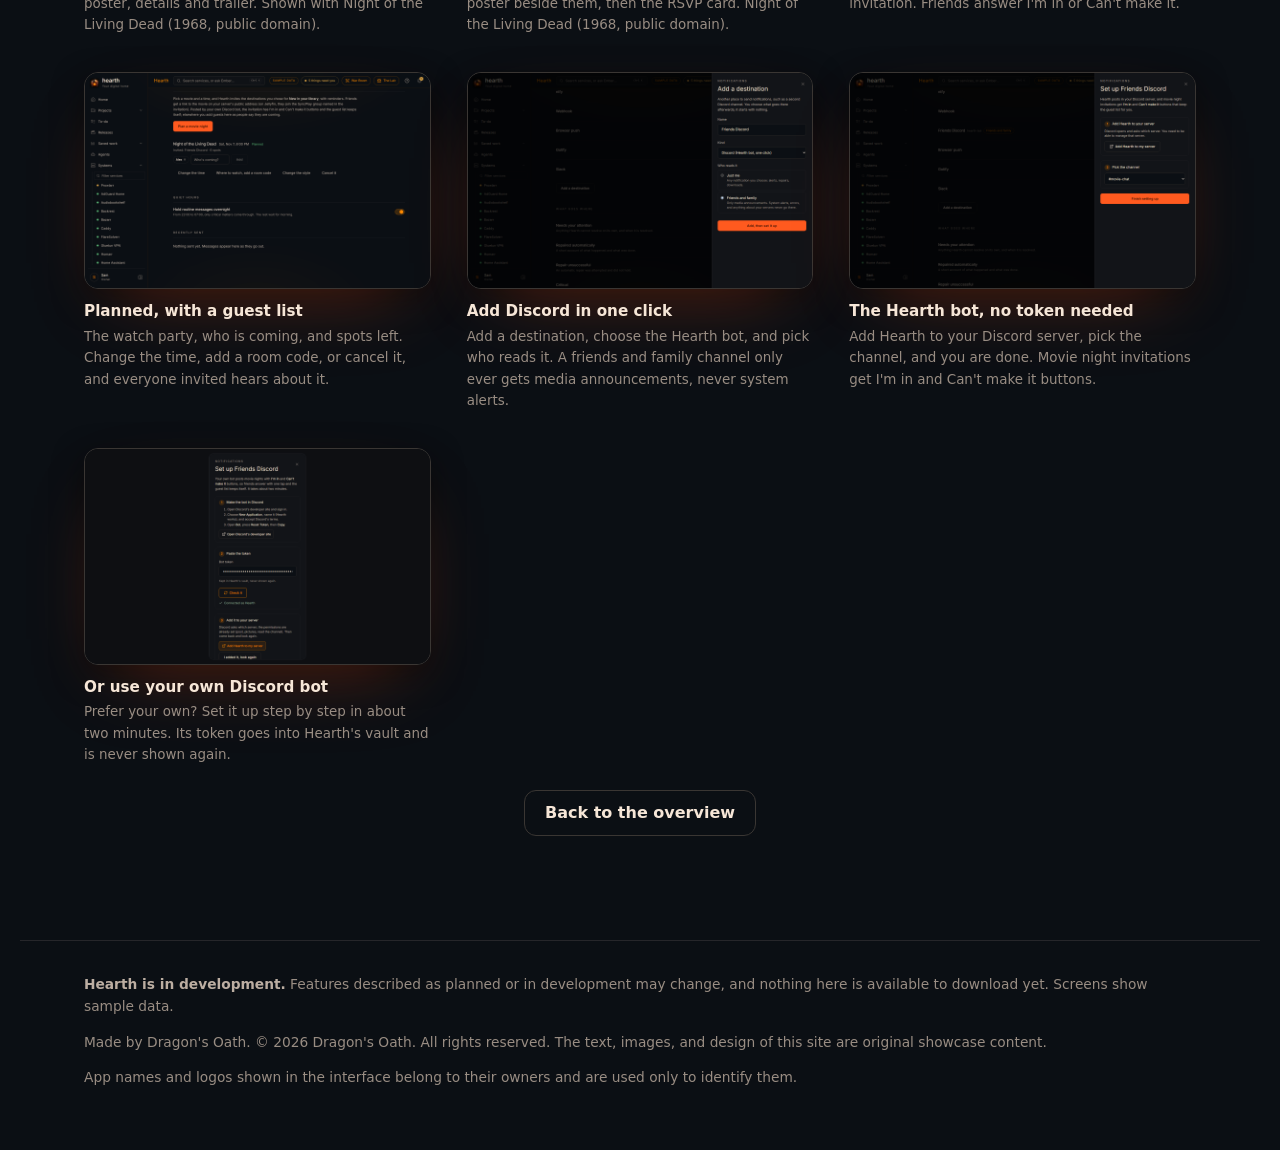
<file: docs/gallery.html>
<!doctype html>
<html lang="en">
<head>
<meta charset="utf-8">
<meta name="viewport" content="width=device-width, initial-scale=1">
<title>Hearth: screenshots</title>
<meta name="description" content="Hearth brings your services, your infrastructure, and an AI administrator together in one place. Ember, its AI, looks after your homelab with you: it investigates, explains, and fixes things through plans you approve.">
<meta name="referrer" content="no-referrer">
<meta property="og:title" content="Hearth: Your homelab, intelligently managed.">
<meta property="og:description" content="Hearth brings your services, your infrastructure, and an AI administrator together in one place. Ember, its AI, looks after your homelab with you: it investigates, explains, and fixes things through plans you approve.">
<meta property="og:image" content="https://jpdexter101-lang.github.io/hearth-showcase/assets/shots/home.png">
<link rel="icon" href="assets/img/favicon.png">
<link rel="alternate" type="application/atom+xml" title="Hearth development updates" href="feed.xml">
<link rel="stylesheet" href="assets/site.css">

</head>
<body>
<a class="skip" href="#main">Skip to content</a>

<header class="top">
  <a class="brand" href="index.html#top"><img src="assets/img/hearth-mark.png" alt="" width="36" height="36"><span>hearth</span></a>
  <nav class="nav-wide" aria-label="Sections">
    <a href="index.html#ember">Ember</a><a href="index.html#workflow">In action</a><a href="index.html#preview">Preview</a><a href="index.html#progress">Progress</a><a href="index.html#roadmap">Roadmap</a><a href="index.html#pricing">Pricing</a><a href="gallery.html">Gallery</a><a href="index.html#updates">Updates</a><a href="index.html#follow" class="nav-cta">Follow</a>
  </nav>
  <div class="nav-small">
    <details class="menu">
      <summary>Sections</summary>
      <nav aria-label="Sections"><a href="index.html#ember">Ember</a><a href="index.html#workflow">In action</a><a href="index.html#preview">Preview</a><a href="index.html#progress">Progress</a><a href="index.html#roadmap">Roadmap</a><a href="index.html#pricing">Pricing</a><a href="gallery.html">Gallery</a><a href="index.html#updates">Updates</a></nav>
    </details>
    <a href="index.html#follow" class="nav-cta">Follow</a>
  </div>
</header>

<main id="main">
<section id="gallery" aria-labelledby="gallery-h">
  <p class="eyebrow">Gallery</p>
  <h1 id="gallery-h">Every screen, as it looks today</h1>
  <p class="sub">Real screens from current development builds, using sample data instead of anyone's real homelab. Tap one to see it full size.</p>
  <nav class="gallery-jump" aria-label="Gallery groups"><a href="#g-admin">Homelab administration</a><a href="#g-home">Home dashboard</a><a href="#g-friends">Friends and family</a></nav>
  <section class="gallery-group" id="g-admin" aria-labelledby="g-admin-h">
  <h2 id="g-admin-h">Homelab administration</h2>
  <p class="sub">Ember, the app panels, and the plans you approve.</p>
  <div class="shots gallery">
    <figure class="shot"><a href="assets/shots/panel-sonarr.png?v=119ab7fc" data-view><img src="assets/shots/panel-sonarr.png?v=119ab7fc" alt="Sonarr, explained: Stuck and failed downloads named with the app&#39;s own reason, and one-click Import or Search, each a plan you approve." width="1440" height="900" loading="lazy"></a><figcaption><strong>Sonarr, explained</strong> Stuck and failed downloads named with the app&#39;s own reason, and one-click Import or Search, each a plan you approve.</figcaption></figure>
    <figure class="shot"><a href="assets/shots/job-review.png?v=f8134810" data-view><img src="assets/shots/job-review.png?v=f8134810" alt="You approve the exact plan: A separate example: a two-step plan that checks Jellyfin, then restarts it. Each step says how it will be checked and what happens if a later step fails. Approval covers this plan, once." width="1440" height="900" loading="lazy"></a><figcaption><strong>You approve the exact plan</strong> A separate example: a two-step plan that checks Jellyfin, then restarts it. Each step says how it will be checked and what happens if a later step fails. Approval covers this plan, once.</figcaption></figure>
    <figure class="shot"><a href="assets/shots/home.png?v=16f8fac1" data-view><img src="assets/shots/home.png?v=16f8fac1" alt="Home: Ember, the AI, in the middle, your active projects around it, what needs you in one row, and your homelab&#39;s vital signs below. All on one screen." width="1440" height="900" loading="lazy"></a><figcaption><strong>Home</strong> Ember, the AI, in the middle, your active projects around it, what needs you in one row, and your homelab&#39;s vital signs below. All on one screen.</figcaption></figure>
    <figure class="shot"><a href="assets/shots/panel-qbittorrent.png?v=4ca98ae1" data-view><img src="assets/shots/panel-qbittorrent.png?v=4ca98ae1" alt="The Lair: a panel for each app: Open any app beside Ember. With branding on, each panel wears its app&#39;s own colors. qBittorrent shows stalled and broken torrents first, each with the repairs that fit it." width="1440" height="900" loading="lazy"></a><figcaption><strong>The Lair: a panel for each app</strong> Open any app beside Ember. With branding on, each panel wears its app&#39;s own colors. qBittorrent shows stalled and broken torrents first, each with the repairs that fit it.</figcaption></figure>
    <figure class="shot"><a href="assets/shots/panel-plex.png?v=6b73cfea" data-view><img src="assets/shots/panel-plex.png?v=6b73cfea" alt="Who is watching what: Plex libraries and live streams: direct play or transcode, buffering, and an Ask Ember button on every stream." width="1440" height="900" loading="lazy"></a><figcaption><strong>Who is watching what</strong> Plex libraries and live streams: direct play or transcode, buffering, and an Ask Ember button on every stream.</figcaption></figure>
    <figure class="shot"><a href="assets/shots/storage.png?v=05b7a88a" data-view><img src="assets/shots/storage.png?v=05b7a88a" alt="Storage &amp; Files: Every drive with its health and temperature, plus files, recent downloads, file journeys, and RAID arrays." width="1440" height="900" loading="lazy"></a><figcaption><strong>Storage &amp; Files</strong> Every drive with its health and temperature, plus files, recent downloads, file journeys, and RAID arrays.</figcaption></figure>
    <figure class="shot"><a href="assets/shots/war-room.png?v=f223f17d" data-view><img src="assets/shots/war-room.png?v=f223f17d" alt="The War Room: Your projects with Claude Code, Codex, or a local Ollama model: a terminal, a task queue, files, and a kill switch." width="1440" height="900" loading="lazy"></a><figcaption><strong>The War Room</strong> Your projects with Claude Code, Codex, or a local Ollama model: a terminal, a task queue, files, and a kill switch.</figcaption></figure>
    <figure class="shot"><a href="assets/shots/notifications.png?v=a23dde27" data-view><img src="assets/shots/notifications.png?v=a23dde27" alt="Notifications: Email, Discord, ntfy, or a webhook. Hearth writes only when something matters and says whether you need to act." width="1440" height="900" loading="lazy"></a><figcaption><strong>Notifications</strong> Email, Discord, ntfy, or a webhook. Hearth writes only when something matters and says whether you need to act.</figcaption></figure>
    <figure class="shot"><a href="assets/shots/settings-ember.png?v=44dd297d" data-view><img src="assets/shots/settings-ember.png?v=44dd297d" alt="Make Ember your own: Rename your AI, pick a built-in voice or your own speech machine, and choose how much it may do on its own." width="1440" height="900" loading="lazy"></a><figcaption><strong>Make Ember your own</strong> Rename your AI, pick a built-in voice or your own speech machine, and choose how much it may do on its own.</figcaption></figure>
    <figure class="shot"><a href="assets/shots/plan.png?v=9a906d7a" data-view><img src="assets/shots/plan.png?v=9a906d7a" alt="Plan your first homelab: Pick what sounds fun in plain words. Hearth looks at your computer, only if you say yes, and explains every option." width="1440" height="900" loading="lazy"></a><figcaption><strong>Plan your first homelab</strong> Pick what sounds fun in plain words. Hearth looks at your computer, only if you say yes, and explains every option.</figcaption></figure>
    <figure class="shot"><a href="assets/shots/plan-6-plan.png?v=2c10c3a6" data-view><img src="assets/shots/plan-6-plan.png?v=2c10c3a6" alt="A plan that fits your computer: Every app explained: what it does, why it was picked, what it costs, and whether it runs comfortably on your machine." width="1440" height="900" loading="lazy"></a><figcaption><strong>A plan that fits your computer</strong> Every app explained: what it does, why it was picked, what it costs, and whether it runs comfortably on your machine.</figcaption></figure>
  </div>
</section>
  <section class="gallery-group" id="g-home" aria-labelledby="g-home-h">
  <h2 id="g-home-h">Home dashboard</h2>
  <p class="sub">Home Assistant as a dashboard for the wall, the phone, and the household.</p>
  <div class="shots gallery">
    <figure class="shot"><a href="assets/shots/home-wall.png?v=5773988c" data-view><img src="assets/shots/home-wall.png?v=5773988c" alt="A home dashboard for your wall: Hearth turns Home Assistant into a full-screen dashboard for a wall tablet or a spare screen: the time written out, the weather with a sky that matches outside, what&#39;s playing, today&#39;s calendar, shopping lists and scenes." width="1440" height="900" loading="lazy"></a><figcaption><strong>A home dashboard for your wall</strong> Hearth turns Home Assistant into a full-screen dashboard for a wall tablet or a spare screen: the time written out, the weather with a sky that matches outside, what&#39;s playing, today&#39;s calendar, shopping lists and scenes.</figcaption></figure>
    <figure class="shot"><a href="assets/shots/home-weather.png?v=65a7e905" data-view><img src="assets/shots/home-weather.png?v=65a7e905" alt="The forecast, one tap away: The next hours and the next days, from Home Assistant or a free weather service for your town." width="1440" height="900" loading="lazy"></a><figcaption><strong>The forecast, one tap away</strong> The next hours and the next days, from Home Assistant or a free weather service for your town.</figcaption></figure>
    <figure class="shot"><a href="assets/shots/home-phone.png?v=fa3b77b9" data-view><img src="assets/shots/home-phone.png?v=fa3b77b9" alt="The same home on your phone: Pair a phone or tablet and it opens straight to the home dashboard, with Rooms, Media, Security and Household a tap away." width="1082" height="2202" loading="lazy"></a><figcaption><strong>The same home on your phone</strong> Pair a phone or tablet and it opens straight to the home dashboard, with Rooms, Media, Security and Household a tap away.</figcaption></figure>
  </div>
</section>
  <section class="gallery-group" id="g-friends" aria-labelledby="g-friends-h">
  <h2 id="g-friends-h">Friends and family</h2>
  <p class="sub">New arrivals, watch parties, and Discord.</p>
  <div class="shots gallery">
    <figure class="shot"><a href="assets/shots/announce.png?v=dc3afd0b" data-view><img src="assets/shots/announce.png?v=dc3afd0b" alt="Tell friends what is new: When a movie or show lands in Plex or Jellyfin, Hearth posts it to your friends&#39; Discord with its poster, details and trailer. Shown with Night of the Living Dead (1968, public domain)." width="2880" height="1800" loading="lazy"></a><figcaption><strong>Tell friends what is new</strong> When a movie or show lands in Plex or Jellyfin, Hearth posts it to your friends&#39; Discord with its poster, details and trailer. Shown with Night of the Living Dead (1968, public domain).</figcaption></figure>
    <figure class="shot"><a href="assets/shots/movie-night-banner.png?v=099e1060" data-view><img src="assets/shots/movie-night-banner.png?v=099e1060" alt="Watch parties, with a banner: The Banner style: Hearth draws the title, time and your note over the movie&#39;s own backdrop, with its poster beside them, then the RSVP card. Night of the Living Dead (1968, public domain)." width="1440" height="900" loading="lazy"></a><figcaption><strong>Watch parties, with a banner</strong> The Banner style: Hearth draws the title, time and your note over the movie&#39;s own backdrop, with its poster beside them, then the RSVP card. Night of the Living Dead (1968, public domain).</figcaption></figure>
    <figure class="shot"><a href="assets/shots/movie-night-streaming.png?v=768a95da" data-view><img src="assets/shots/movie-night-streaming.png?v=768a95da" alt="Pick the look: Banner, Cinematic, Streaming, or Compact. Streaming puts the movie&#39;s backdrop under the invitation. Friends answer I&#39;m in or Can&#39;t make it." width="2880" height="1800" loading="lazy"></a><figcaption><strong>Pick the look</strong> Banner, Cinematic, Streaming, or Compact. Streaming puts the movie&#39;s backdrop under the invitation. Friends answer I&#39;m in or Can&#39;t make it.</figcaption></figure>
    <figure class="shot"><a href="assets/shots/movie-night-posted.png?v=2ba1d905" data-view><img src="assets/shots/movie-night-posted.png?v=2ba1d905" alt="Planned, with a guest list: The watch party, who is coming, and spots left. Change the time, add a room code, or cancel it, and everyone invited hears about it." width="2880" height="1800" loading="lazy"></a><figcaption><strong>Planned, with a guest list</strong> The watch party, who is coming, and spots left. Change the time, add a room code, or cancel it, and everyone invited hears about it.</figcaption></figure>
    <figure class="shot"><a href="assets/shots/hearth-bot-add.png?v=4cca43a8" data-view><img src="assets/shots/hearth-bot-add.png?v=4cca43a8" alt="Add Discord in one click: Add a destination, choose the Hearth bot, and pick who reads it. A friends and family channel only ever gets media announcements, never system alerts." width="1440" height="900" loading="lazy"></a><figcaption><strong>Add Discord in one click</strong> Add a destination, choose the Hearth bot, and pick who reads it. A friends and family channel only ever gets media announcements, never system alerts.</figcaption></figure>
    <figure class="shot"><a href="assets/shots/hearth-bot-setup.png?v=b87b7cc3" data-view><img src="assets/shots/hearth-bot-setup.png?v=b87b7cc3" alt="The Hearth bot, no token needed: Add Hearth to your Discord server, pick the channel, and you are done. Movie night invitations get I&#39;m in and Can&#39;t make it buttons." width="1440" height="900" loading="lazy"></a><figcaption><strong>The Hearth bot, no token needed</strong> Add Hearth to your Discord server, pick the channel, and you are done. Movie night invitations get I&#39;m in and Can&#39;t make it buttons.</figcaption></figure>
    <figure class="shot"><a href="assets/shots/discord-bot.png?v=0c16c864" data-view><img src="assets/shots/discord-bot.png?v=0c16c864" alt="Or use your own Discord bot: Prefer your own? Set it up step by step in about two minutes. Its token goes into Hearth&#39;s vault and is never shown again." width="1440" height="900" loading="lazy"></a><figcaption><strong>Or use your own Discord bot</strong> Prefer your own? Set it up step by step in about two minutes. Its token goes into Hearth&#39;s vault and is never shown again.</figcaption></figure>
  </div>
</section>
  <div class="ctas center"><a class="btn" href="index.html">Back to the overview</a></div>
</section>
</main>

<footer>
  <p><strong>Hearth is in development.</strong> Features described as planned or in development may change, and nothing here is available to download yet. Screens show sample data.</p>
  <p>Made by Dragon&#39;s Oath. © 2026 Dragon&#39;s Oath. All rights reserved. The text, images, and design of this site are original showcase content.</p>
  <p>App names and logos shown in the interface belong to their owners and are used only to identify them.</p>
</footer>
<dialog class="viewer" aria-label="Screenshot viewer">
  <figure><img alt=""><p class="viewer-hint">Swipe sideways to see the whole screen.</p><figcaption></figcaption></figure>
  <div class="viewer-bar">
    <button type="button" data-prev>Previous</button>
    <span class="viewer-count" aria-live="polite"></span>
    <button type="button" data-next>Next</button>
    <button type="button" data-close>Close</button>
  </div>
</dialog>
<script src="assets/site.js?v=9b6b46e8" defer></script>
</body>
</html>
</file>
<file: docs/assets/site.css>
/* Hearth showcase. Colors are Hearth's own default theme ("Hearth": midnight and charcoal, lit
   by ember orange). Status colors match the app's meanings. System fonts only: nothing is
   loaded from another site, so visitors are not tracked by font or script hosts. */
:root {
  color-scheme: dark;
  --bg: #0b0f14;
  --panel: #121418;
  --raised: #1a1a1a;
  --line: #26262a;
  --line-strong: #3a3633;
  --ink: #f6e6d7;
  --muted: #bcaea2;
  --faint: #998d83;
  --ember: #ff8a00;
  --ember-bright: #ffa940;
  --action: #ff5a1f;
  --action-hover: #ff7a45;
  --action-ink: #1a0802;
  --amber: #e3a948;
  --live: #5fbf7a;
  --teal: #3fb58f;
  --radius: 16px;
  --sans: ui-sans-serif, system-ui, -apple-system, "Segoe UI", Roboto, "Helvetica Neue", Arial, sans-serif;
  --mono: ui-monospace, "Cascadia Mono", "SF Mono", Menlo, Consolas, monospace;
}

* { box-sizing: border-box; }
html { scroll-behavior: smooth; }
/* Section links land below the sticky header. */
main section[id] { scroll-margin-top: 84px; }
@media (prefers-reduced-motion: reduce) { html { scroll-behavior: auto; } }
body {
  margin: 0;
  background:
    radial-gradient(ellipse 70% 40% at 100% 0%, rgb(255 90 31 / 0.09), transparent 70%),
    radial-gradient(ellipse 60% 35% at 0% 30%, rgb(255 138 0 / 0.05), transparent 70%),
    var(--bg);
  color: var(--ink);
  font: 400 1rem/1.6 var(--sans);
  -webkit-font-smoothing: antialiased;
}
img { max-width: 100%; height: auto; display: block; }
a { color: var(--ember-bright); text-underline-offset: 3px; }
a:focus-visible, .btn:focus-visible { outline: 2px solid var(--ember-bright); outline-offset: 3px; border-radius: 8px; }
h1, h2, h3 { line-height: 1.15; margin: 0 0 0.5em; letter-spacing: -0.01em; }
h1 { font-size: clamp(2.3rem, 6vw, 4rem); font-weight: 650; }
h2 { font-size: clamp(1.7rem, 4vw, 2.5rem); font-weight: 620; }
h3 { font-size: 1.08rem; font-weight: 600; }
p { margin: 0 0 1em; }
.sr-only { position: absolute; width: 1px; height: 1px; overflow: hidden; clip: rect(0 0 0 0); white-space: nowrap; }
.skip { position: absolute; left: -999px; top: 8px; background: var(--ember); color: var(--action-ink); padding: 8px 14px; border-radius: 8px; z-index: 10; }
.skip:focus { left: 16px; }

.preview-bar { background: #3a2410; color: var(--ink); text-align: center; font-size: 0.85rem; padding: 8px 16px; border-bottom: 1px solid var(--line-strong); }

.top {
  position: sticky; top: 0; z-index: 5;
  display: flex; align-items: center; justify-content: space-between; gap: 16px;
  padding: 12px clamp(16px, 4vw, 48px);
  background: rgb(11 15 20 / 0.82); backdrop-filter: blur(10px);
  border-bottom: 1px solid var(--line);
}
.brand { display: flex; align-items: center; gap: 10px; color: var(--ink); text-decoration: none; font-weight: 650; font-size: 1.25rem; letter-spacing: 0.01em; }
.brand img { border-radius: 9px; }
.top nav { display: flex; gap: 4px; overflow-x: auto; scrollbar-width: none; }
.top nav a { color: var(--muted); text-decoration: none; padding: 8px 10px; border-radius: 8px; font-size: 0.92rem; white-space: nowrap; min-height: 40px; display: inline-flex; align-items: center; }
.top nav a:hover { color: var(--ink); background: var(--raised); }
.top nav .nav-cta { color: var(--ember-bright); }
/* Wide screens: the links in a row. Phones: a Sections menu beside Follow. */
.nav-small { display: none; align-items: center; gap: 6px; }
@media (max-width: 860px) { .top .nav-wide { display: none; } .nav-small { display: flex; } }
.menu { position: relative; }
.menu summary { list-style: none; cursor: pointer; color: var(--ink); border: 1px solid var(--line-strong); border-radius: 10px; padding: 0 14px; min-height: 44px; display: inline-flex; align-items: center; gap: 8px; font-size: 0.95rem; font-weight: 600; }
.menu summary::-webkit-details-marker { display: none; }
.menu summary::after { content: ""; width: 8px; height: 8px; border-right: 2px solid currentColor; border-bottom: 2px solid currentColor; transform: translateY(-2px) rotate(45deg); transition: transform 160ms; }
.menu[open] summary::after { transform: translateY(2px) rotate(-135deg); }
.menu summary:focus-visible { outline: 2px solid var(--ember-bright); outline-offset: 3px; }
.menu[open] summary { border-color: var(--ember); }
.top .menu nav { position: absolute; right: 0; top: calc(100% + 8px); display: grid; min-width: 210px; padding: 6px; background: var(--panel); border: 1px solid var(--line-strong); border-radius: 12px; box-shadow: 0 20px 50px rgb(0 0 0 / 0.55); overflow: visible; }
.top .menu nav a { color: var(--ink); min-height: 44px; font-size: 1rem; }
.top .menu nav a:hover, .top .menu nav a:focus-visible { background: var(--raised); }
.nav-small .nav-cta { color: var(--ember-bright); text-decoration: none; font-weight: 600; padding: 0 12px; min-height: 44px; display: inline-flex; align-items: center; border-radius: 10px; }

main > section { padding: clamp(56px, 9vw, 104px) clamp(16px, 5vw, 64px); max-width: 1240px; margin: 0 auto; }
main > section.band { max-width: none; background: linear-gradient(180deg, transparent, rgb(255 138 0 / 0.03) 30%, transparent); border-block: 1px solid var(--line); }
main > section.band > * { max-width: 1112px; margin-left: auto; margin-right: auto; }
.eyebrow { color: var(--ember); text-transform: uppercase; letter-spacing: 0.18em; font-size: 0.76rem; font-weight: 600; margin-bottom: 0.8em; }
.sub { color: var(--muted); max-width: 46rem; font-size: 1.05rem; }
.fine { color: var(--faint); font-size: 0.86rem; }
.center { text-align: center; justify-content: center; margin-left: auto; margin-right: auto; }

.hero { display: grid; grid-template-columns: minmax(0, 1fr) minmax(0, 1.15fr); gap: clamp(28px, 5vw, 64px); align-items: center; padding-top: clamp(40px, 7vw, 88px); }
@media (max-width: 900px) { .hero { grid-template-columns: 1fr; } }
.status { display: inline-flex; align-items: center; gap: 10px; border: 1px solid var(--line-strong); border-radius: 999px; padding: 6px 14px; color: var(--muted); font-size: 0.86rem; background: var(--panel); }
.dot { width: 8px; height: 8px; border-radius: 50%; background: var(--amber); box-shadow: 0 0 0 4px rgb(227 169 72 / 0.15); }
.lead { color: var(--muted); font-size: 1.15rem; max-width: 34rem; }
.ctas { display: flex; flex-wrap: wrap; gap: 12px; margin-top: 24px; }
.btn { display: inline-flex; align-items: center; justify-content: center; min-height: 46px; padding: 0 20px; border-radius: 12px; border: 1px solid var(--line-strong); color: var(--ink); text-decoration: none; font-weight: 600; transition: background 160ms, border-color 160ms; }
.btn:hover { border-color: var(--ember); background: var(--raised); }
.btn-primary { background: var(--action); border-color: var(--action); color: var(--action-ink); }
.btn-primary:hover { background: var(--action-hover); border-color: var(--action-hover); }
.hero-shot { margin: 0; }
.hero-shot img, .shot img { border-radius: 14px; border: 1px solid var(--line-strong); box-shadow: 0 30px 80px -30px rgb(255 90 31 / 0.35), 0 10px 30px rgb(0 0 0 / 0.5); }
figcaption { color: var(--faint); font-size: 0.84rem; margin-top: 10px; }

.ember-intro { display: grid; grid-template-columns: auto minmax(0, 1fr); gap: clamp(20px, 4vw, 48px); align-items: center; margin-bottom: 40px; }
@media (max-width: 640px) { .ember-intro { grid-template-columns: 1fr; } .ember-pic { width: 160px; } }
.ember-pic { border-radius: 50%; border: 1px solid var(--line-strong); box-shadow: 0 0 60px -10px rgb(255 120 20 / 0.45); }
.ember-intro p { color: var(--muted); max-width: 44rem; }
.loop { list-style: none; padding: 0; margin: 0 0 20px; display: grid; grid-template-columns: repeat(4, minmax(0, 1fr)); gap: 12px; counter-reset: none; }
@media (max-width: 960px) { .loop { grid-template-columns: repeat(2, minmax(0, 1fr)); } }
@media (max-width: 480px) { .loop { grid-template-columns: 1fr; } }
.loop li { background: var(--panel); border: 1px solid var(--line); border-radius: var(--radius); padding: 18px; position: relative; }
.loop .n, .journey .n { display: inline-flex; width: 26px; height: 26px; align-items: center; justify-content: center; border-radius: 50%; border: 1px solid var(--line-strong); color: var(--ember); font-size: 0.8rem; margin-bottom: 10px; }
.loop h3 { margin-bottom: 8px; }
.loop p { color: var(--muted); font-size: 0.9rem; margin: 10px 0 0; }

.chip { display: inline-flex; align-items: center; gap: 6px; border-radius: 999px; padding: 2px 10px; font-size: 0.74rem; font-weight: 600; border: 1px solid; white-space: nowrap; }
.chip::before { content: ""; width: 7px; height: 7px; border-radius: 50%; background: currentColor; }
.chip-planned { color: var(--faint); border-color: var(--line-strong); }
.chip-in-development { color: var(--amber); border-color: rgb(227 169 72 / 0.45); }
.chip-implemented { color: var(--ember-bright); border-color: rgb(255 138 0 / 0.45); }
.chip-verified { color: var(--live); border-color: rgb(95 191 122 / 0.45); }
.chip-released { color: var(--teal); border-color: rgb(63 181 143 / 0.45); }

.shots { display: grid; grid-template-columns: repeat(2, minmax(0, 1fr)); gap: clamp(20px, 3vw, 36px); margin-top: 32px; }
@media (max-width: 760px) { .shots { grid-template-columns: 1fr; } }
.shot { margin: 0; }
.shot figcaption strong { color: var(--ink); display: block; font-size: 0.95rem; margin-bottom: 2px; }

.build-grid { display: grid; grid-template-columns: minmax(0, 1fr) minmax(0, 1fr); gap: 28px; margin-top: 32px; align-items: start; }
@media (max-width: 860px) { .build-grid { grid-template-columns: 1fr; } }
.journey { list-style: none; padding: 0; margin: 0; display: grid; gap: 10px; }
.journey li { display: grid; grid-template-columns: auto minmax(0, 1fr) auto; gap: 12px; align-items: center; background: var(--panel); border: 1px solid var(--line); border-radius: 12px; padding: 12px 14px; }
.journey .n { margin: 0; }
.concept { margin: 0; background: #0e0c0a; border: 1px dashed var(--line-strong); border-radius: var(--radius); padding: 18px; }
.concept figcaption { margin: 0 0 12px; color: var(--muted); display: flex; flex-wrap: wrap; gap: 8px; align-items: center; }
.concept ul { list-style: none; margin: 0 0 12px; padding: 0; font: 0.88rem/1.9 var(--mono); color: var(--ink); }
.concept li::before { content: "› "; color: var(--ember); }

.legend { list-style: none; padding: 0; margin: 24px 0; display: grid; gap: 8px; color: var(--muted); font-size: 0.9rem; }
.legend li { display: flex; gap: 12px; align-items: flex-start; }
.legend .chip { flex: none; min-width: 128px; justify-content: flex-start; }
.counts { list-style: none; padding: 0; margin: 0 0 28px; display: flex; flex-wrap: wrap; gap: 10px; }
.counts li { background: var(--panel); border: 1px solid var(--line); border-radius: 10px; padding: 8px 14px; color: var(--muted); font-size: 0.9rem; }
.counts strong { color: var(--ink); font-size: 1.1rem; margin-right: 4px; }
.cards { display: grid; grid-template-columns: repeat(auto-fill, minmax(min(100%, 320px), 1fr)); gap: 16px; margin-bottom: 20px; }
.card { background: var(--panel); border: 1px solid var(--line); border-radius: var(--radius); padding: 20px; }
.card header { display: flex; justify-content: space-between; align-items: flex-start; gap: 12px; }
.card h3 { margin: 0; }
.card p { color: var(--muted); font-size: 0.93rem; }
.card .fine { margin: 0; }
.track { list-style: none; padding: 0; margin: 14px 0; display: grid; grid-template-columns: repeat(5, 1fr); gap: 5px; }
.track li { height: 6px; border-radius: 3px; background: var(--line-strong); }
.track li.done { background: rgb(255 138 0 / 0.55); }
.track li.now { background: var(--ember); box-shadow: 0 0 10px rgb(255 138 0 / 0.5); }

.roadmap { display: grid; grid-template-columns: repeat(3, minmax(0, 1fr)); gap: 16px; margin: 28px 0 16px; }
@media (max-width: 860px) { .roadmap { grid-template-columns: 1fr; } }
.roadmap > div { background: var(--panel); border: 1px solid var(--line); border-radius: var(--radius); padding: 20px; }
.roadmap h3 { color: var(--ember); text-transform: uppercase; letter-spacing: 0.14em; font-size: 0.8rem; }
.roadmap ul { margin: 0; padding-left: 1.1em; color: var(--muted); }
.roadmap li { margin-bottom: 8px; }

.updates { list-style: none; padding: 0; margin: 28px 0; display: grid; gap: 16px; max-width: 52rem; }
.updates article { background: var(--panel); border: 1px solid var(--line); border-left: 3px solid var(--ember); border-radius: 12px; padding: 20px; }
.updates .meta { color: var(--faint); font-size: 0.84rem; margin-bottom: 6px; }
.updates p { color: var(--muted); }
.updates .fine { margin: 0; }
.update-shot { margin: 14px 0; }
.update-shot img { display: block; width: 100%; height: auto; border-radius: 10px; border: 1px solid var(--line); }
.draft { color: var(--amber); font-weight: 600; }

.follow { text-align: center; }
.follow .sub { margin-left: auto; margin-right: auto; }

footer { border-top: 1px solid var(--line); padding: 32px clamp(16px, 5vw, 64px) 48px; color: var(--faint); font-size: 0.86rem; max-width: 1240px; margin: 0 auto; }
footer strong { color: var(--muted); }
.pricing { display: grid; grid-template-columns: repeat(2, minmax(0, 1fr)); gap: 16px; margin: 28px 0 16px; }
@media (max-width: 860px) { .pricing { grid-template-columns: 1fr; } }
.pricing > div { background: var(--panel); border: 1px solid var(--line); border-radius: var(--radius); padding: 20px; }
.pricing h3 { color: var(--ember); text-transform: uppercase; letter-spacing: 0.14em; font-size: 0.8rem; }
.pricing ul { margin: 0; padding-left: 1.1em; color: var(--muted); }
.pricing li { margin-bottom: 10px; }
.pricing strong { color: var(--ink); }
.pricing .biz { margin: 14px 0 0; padding-top: 12px; border-top: 1px solid var(--line); color: var(--muted); }
.shots.gallery { grid-template-columns: repeat(3, minmax(0, 1fr)); }
@media (max-width: 1000px) { .shots.gallery { grid-template-columns: repeat(2, minmax(0, 1fr)); } }
@media (max-width: 620px) { .shots.gallery { grid-template-columns: 1fr; } }
.shot img { width: 100%; height: auto; }
.shots .shot img[height="2202"] { max-height: 520px; width: auto; margin: 0 auto; display: block; }
#gallery h1 { font-size: clamp(1.8rem, 4vw, 2.6rem); }
.mascots { display: grid; grid-template-columns: repeat(10, minmax(0, 1fr)); gap: 10px; margin: 28px 0 6px; }
@media (max-width: 900px) { .mascots { grid-template-columns: repeat(5, minmax(0, 1fr)); } }
.mascots figure { margin: 0; text-align: center; }
.mascots img { width: 100%; max-width: 96px; height: auto; }
.mascots figcaption { color: var(--muted); font-size: 0.8rem; margin-top: 2px; }

/* One fix, start to finish. */
.flow { list-style: none; padding: 0; margin: 32px 0 12px; display: grid; grid-template-columns: repeat(3, minmax(0, 1fr)); gap: clamp(16px, 2.5vw, 28px); align-items: start; }
@media (max-width: 900px) { .flow { grid-template-columns: 1fr; max-width: 560px; } }
.flow .shot img { border-radius: 12px; }

/* Ember's looks: a compact strip after the workflow cards. */
.looks-h { text-align: center; margin-top: 40px; }
.mascots { grid-template-columns: repeat(10, minmax(0, 1fr)); gap: 6px; margin: 12px auto 0; max-width: 760px; }
.mascots img { max-width: 64px; margin: 0 auto; }
.mascots figcaption { font-size: 0.74rem; }
@media (max-width: 700px) { .mascots { grid-template-columns: repeat(5, minmax(0, 1fr)); } }

/* The planner, under the build journey. */
.build-shot { max-width: 760px; margin-top: 32px; }

/* Follow along. */
.follow-ways { display: grid; grid-template-columns: repeat(2, minmax(0, 1fr)); gap: 16px; margin-top: 24px; text-align: left; }
@media (max-width: 760px) { .follow-ways { grid-template-columns: 1fr; } }
.follow-ways > div { background: var(--panel); border: 1px solid var(--line); border-radius: var(--radius); padding: 20px; }
.follow-ways p { color: var(--muted); }
code { font-family: ui-monospace, SFMono-Regular, Consolas, monospace; font-size: 0.88em; background: var(--raised); border: 1px solid var(--line-strong); border-radius: 6px; padding: 2px 6px; overflow-wrap: anywhere; color: var(--ink); }

/* Gallery groups. */
.gallery-jump { display: flex; flex-wrap: wrap; gap: 8px; margin: 20px 0 8px; }
.gallery-jump a { border: 1px solid var(--line-strong); border-radius: 999px; padding: 0 14px; min-height: 40px; display: inline-flex; align-items: center; color: var(--ink); text-decoration: none; font-size: 0.92rem; }
.gallery-jump a:hover { border-color: var(--ember); }
.gallery-group { margin-top: 48px; }
.gallery-group h2 { font-size: clamp(1.4rem, 3vw, 1.9rem); }

/* Screenshot viewer (assets/site.js). */
.viewer { width: min(1400px, 96vw); max-height: 96vh; padding: 0; border: 1px solid var(--line-strong); border-radius: 14px; background: var(--panel); color: var(--ink); }
.viewer::backdrop { background: rgb(0 0 0 / 0.82); }
.viewer figure { margin: 0; padding: 12px 12px 0; }
.viewer img { width: 100%; max-height: 74vh; object-fit: contain; border-radius: 10px; background: var(--bg); }
.viewer figcaption { color: var(--muted); padding: 10px 4px 0; font-size: 0.95rem; }
.viewer figcaption strong { color: var(--ink); display: block; }
.viewer-bar { display: flex; gap: 8px; align-items: center; padding: 12px; flex-wrap: wrap; }
.viewer-bar button { font: inherit; font-weight: 600; color: var(--ink); background: var(--raised); border: 1px solid var(--line-strong); border-radius: 10px; min-height: 44px; padding: 0 16px; cursor: pointer; }
.viewer-bar button:hover { border-color: var(--ember); }
.viewer-bar button:focus-visible { outline: 2px solid var(--ember-bright); outline-offset: 2px; }
.viewer-bar [data-close] { margin-left: auto; }
.viewer-count { color: var(--muted); font-size: 0.9rem; }
/* Phones: a desktop screenshot is shown larger, swipe sideways to see all of it. */
@media (max-width: 700px) {
  .viewer figure { overflow-x: auto; }
  .viewer img { width: auto; max-width: none; height: 52vh; max-height: none; }
  .viewer .viewer-hint { display: block; }
}
.viewer-hint { display: none; color: var(--faint); font-size: 0.82rem; padding: 6px 4px 0; }
</file>
